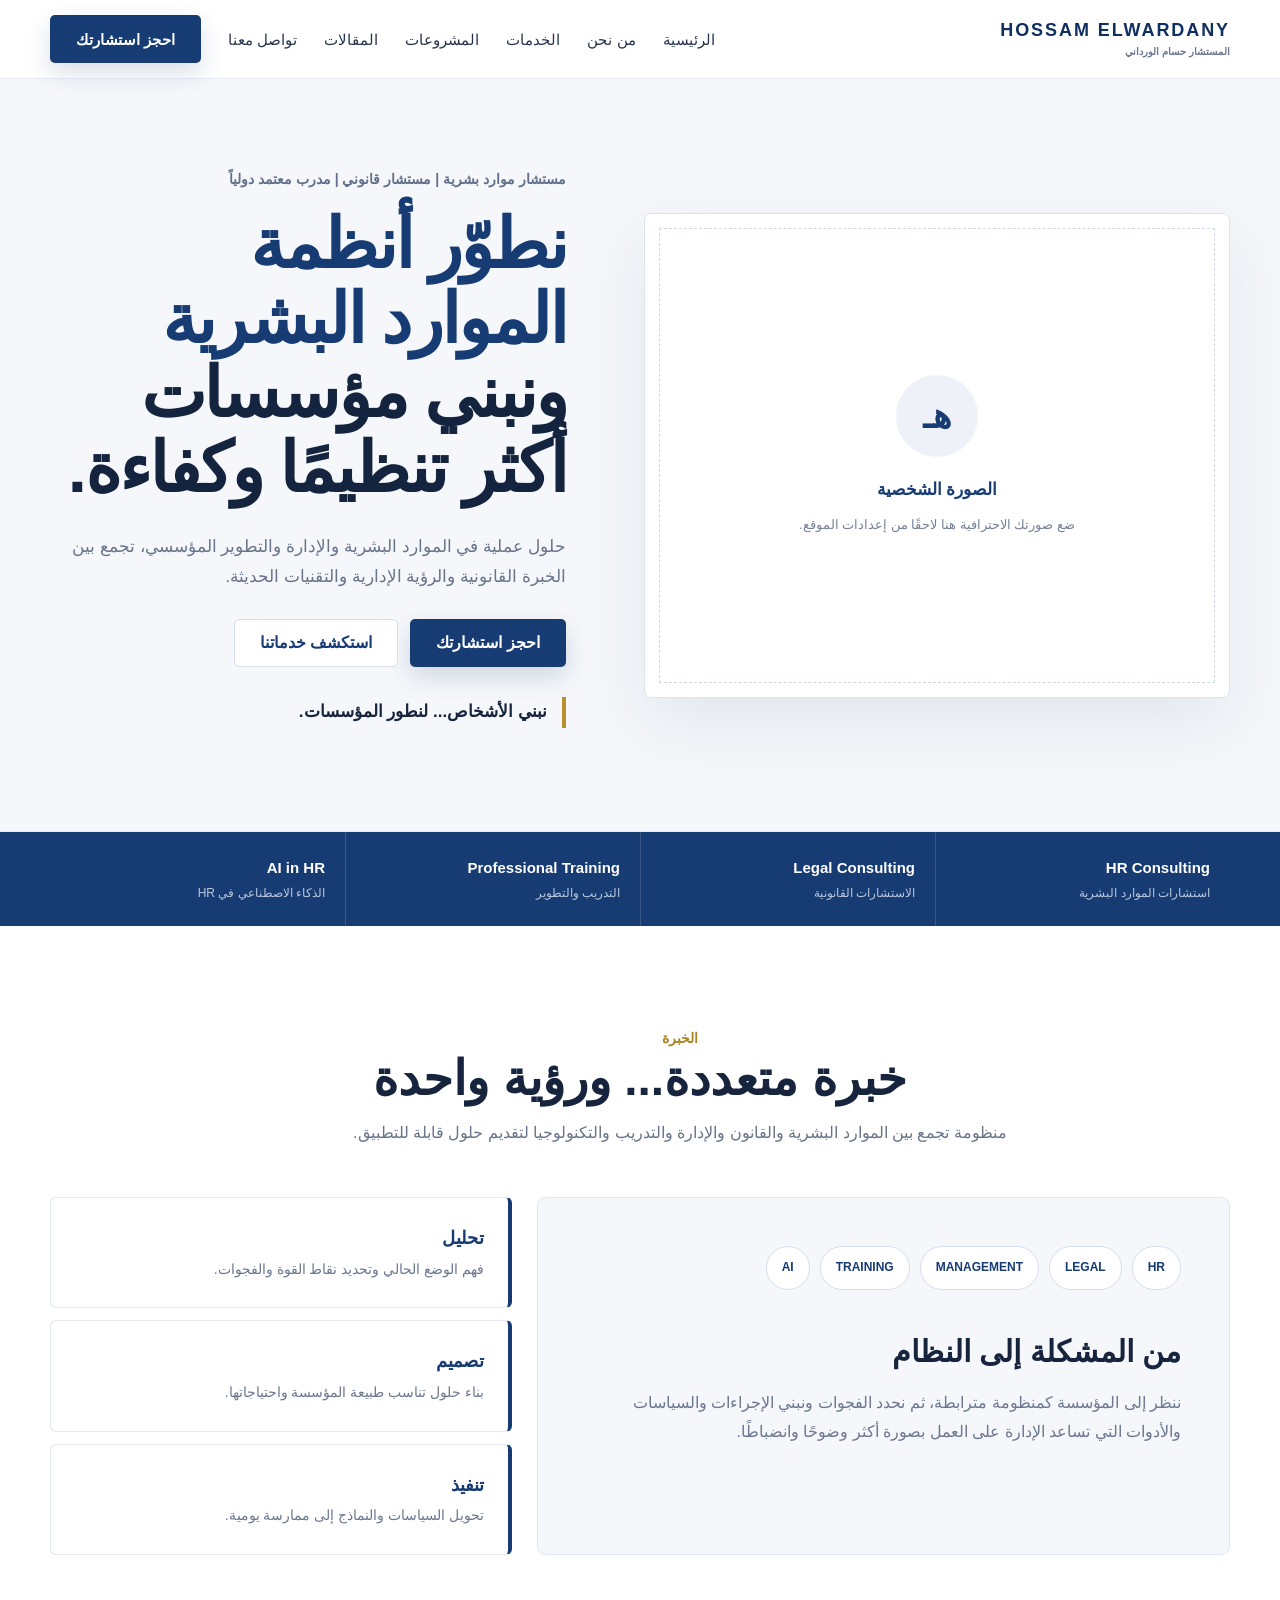
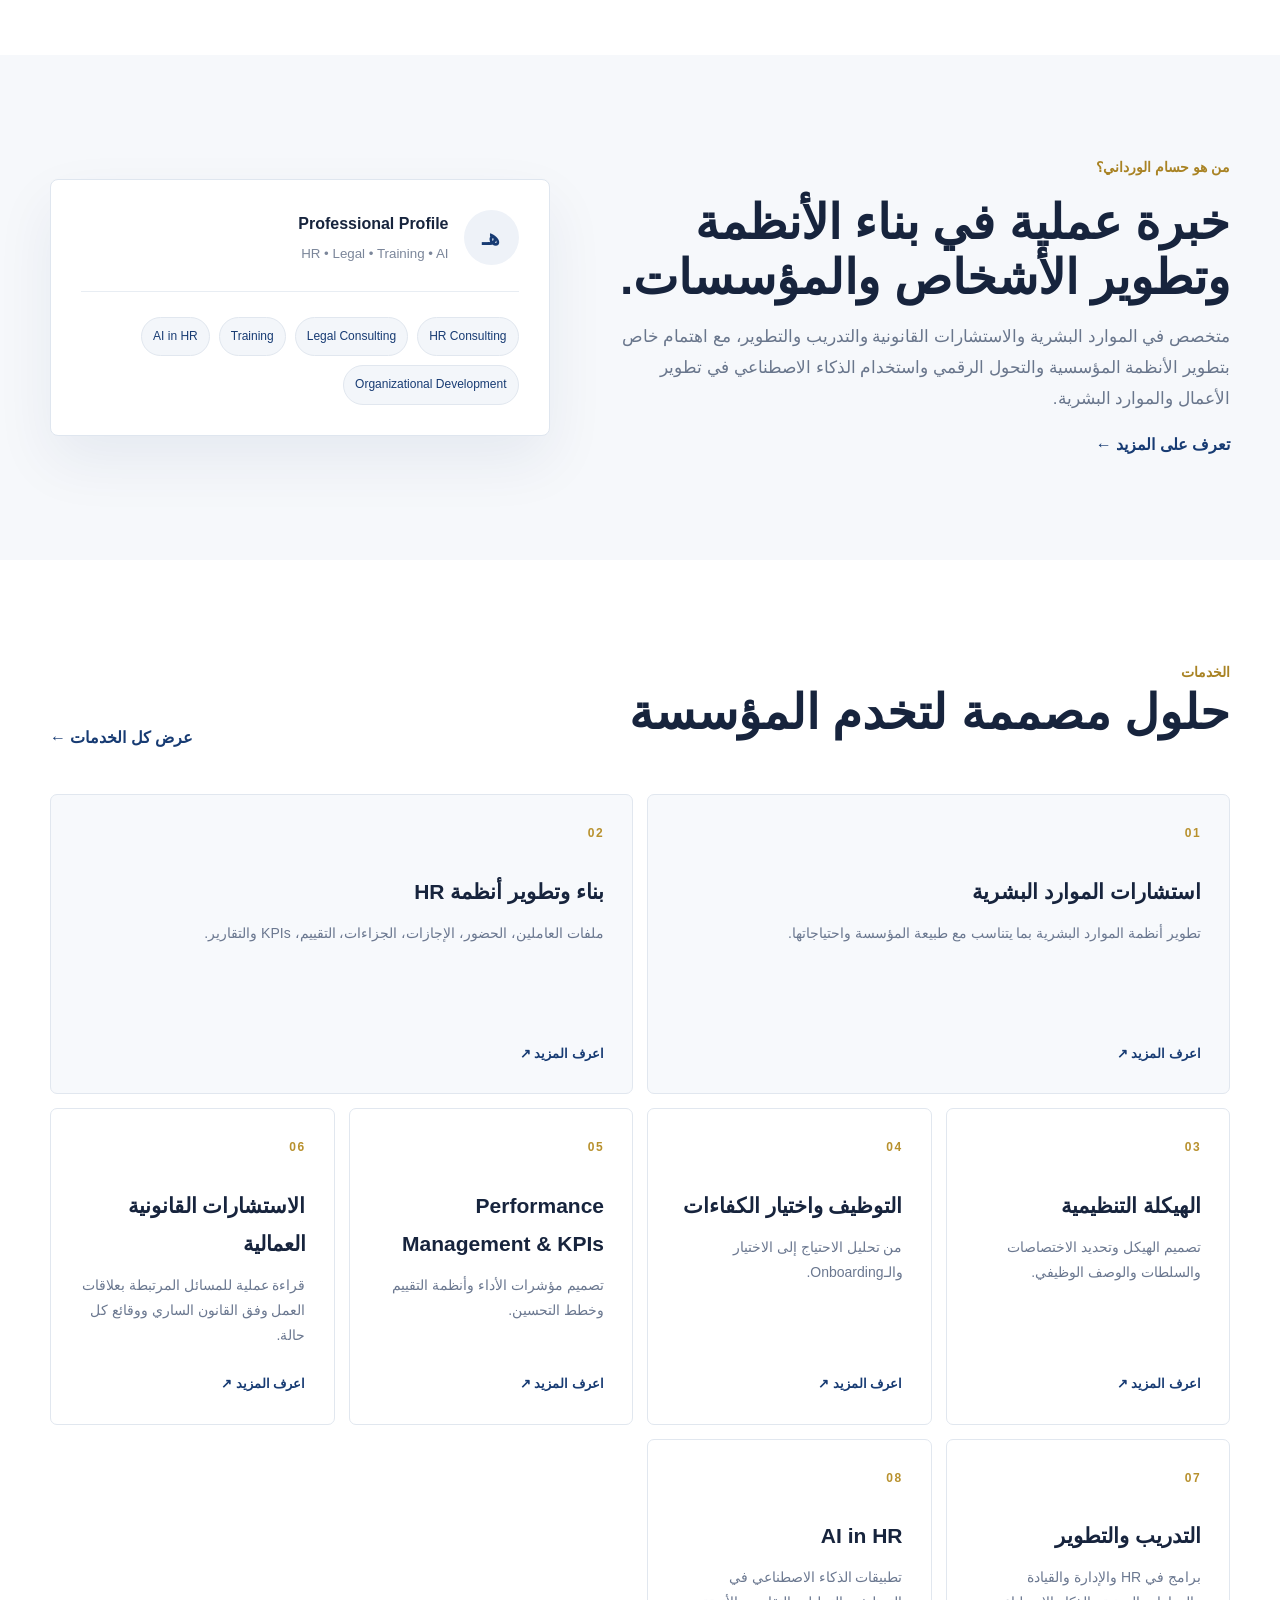
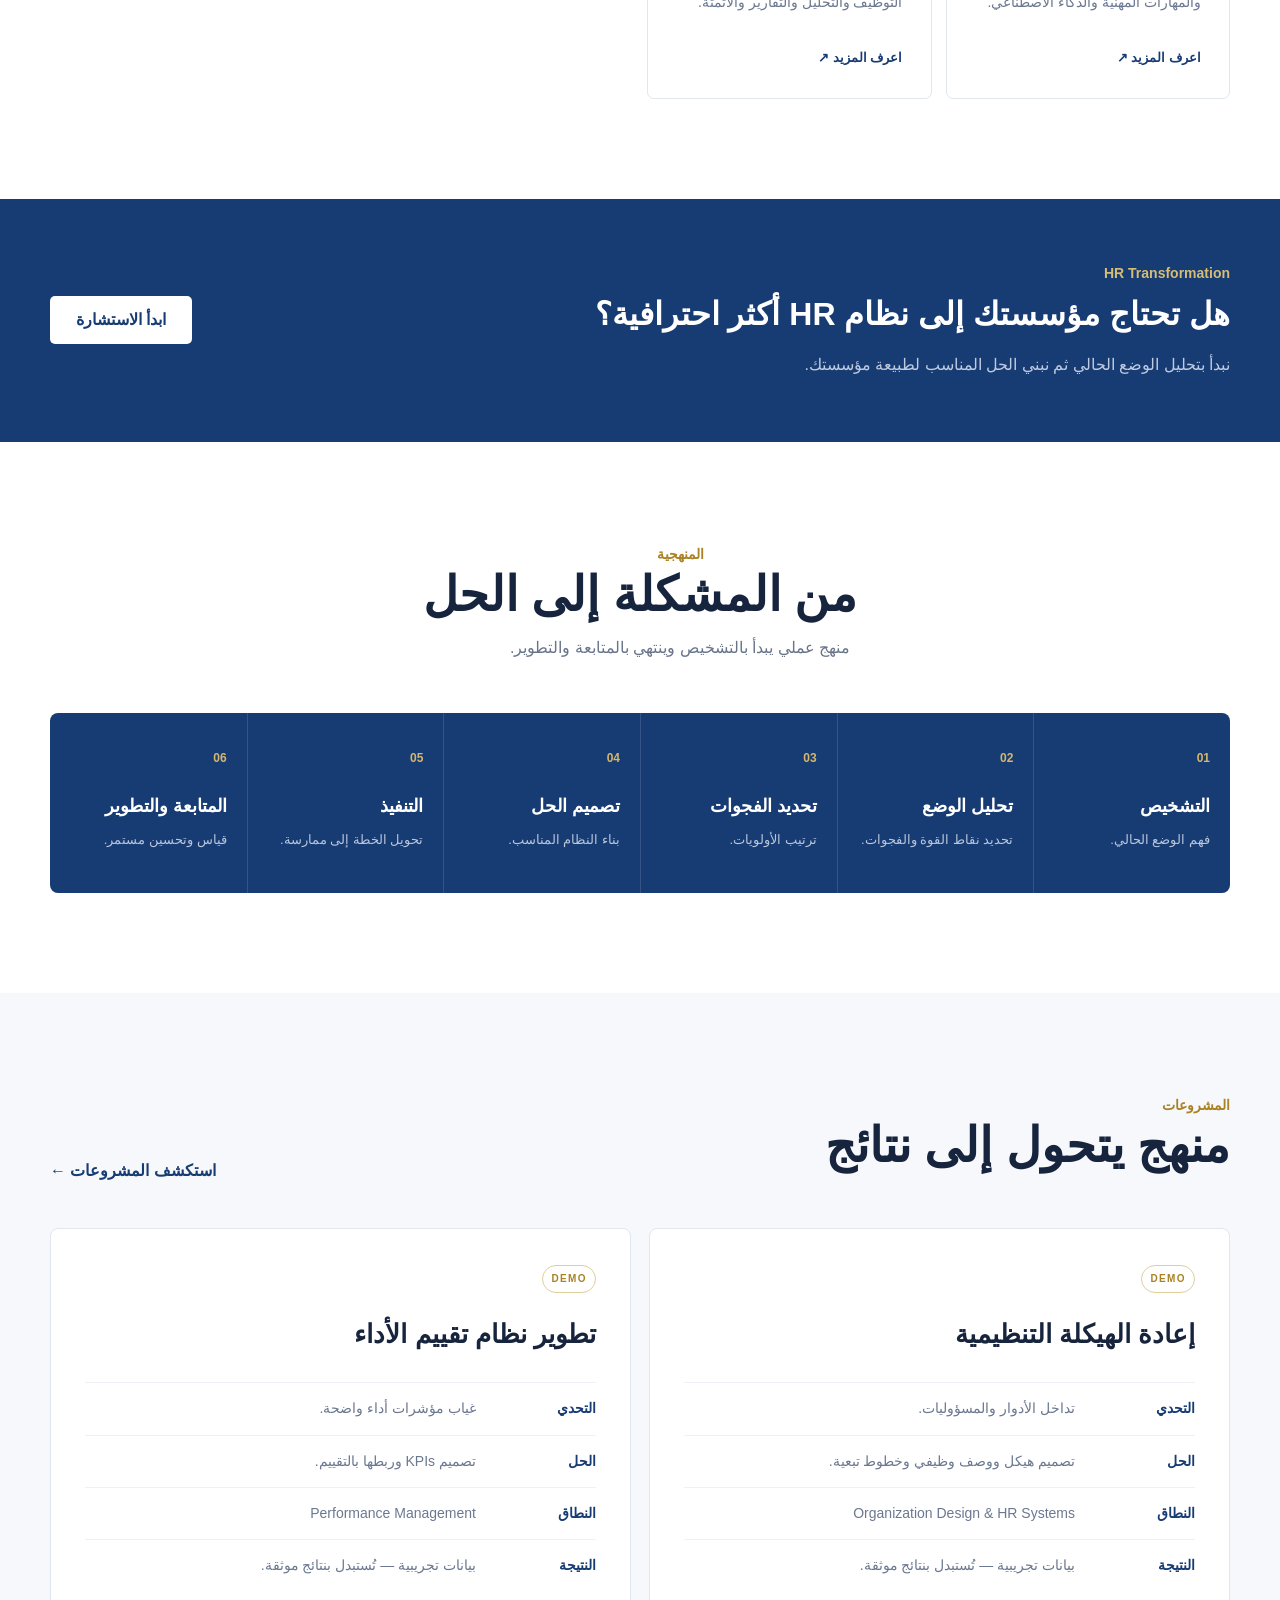
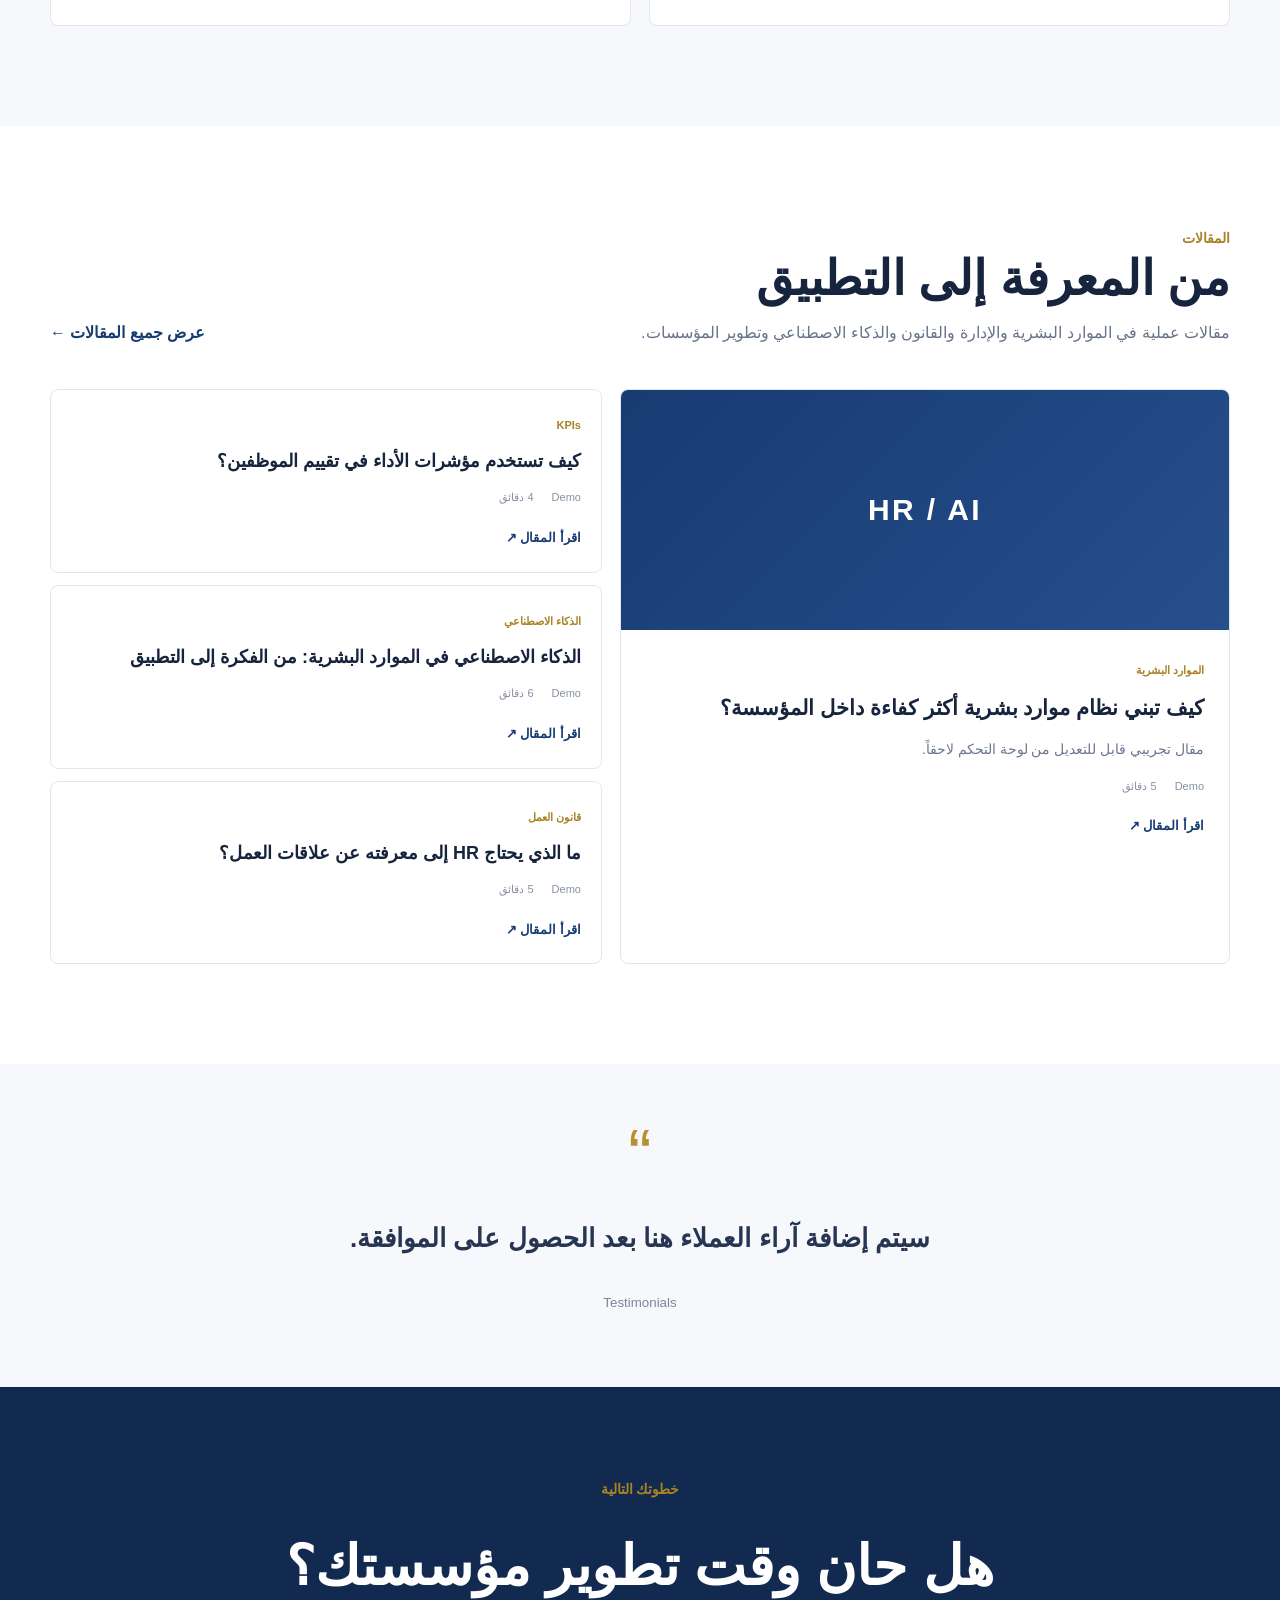
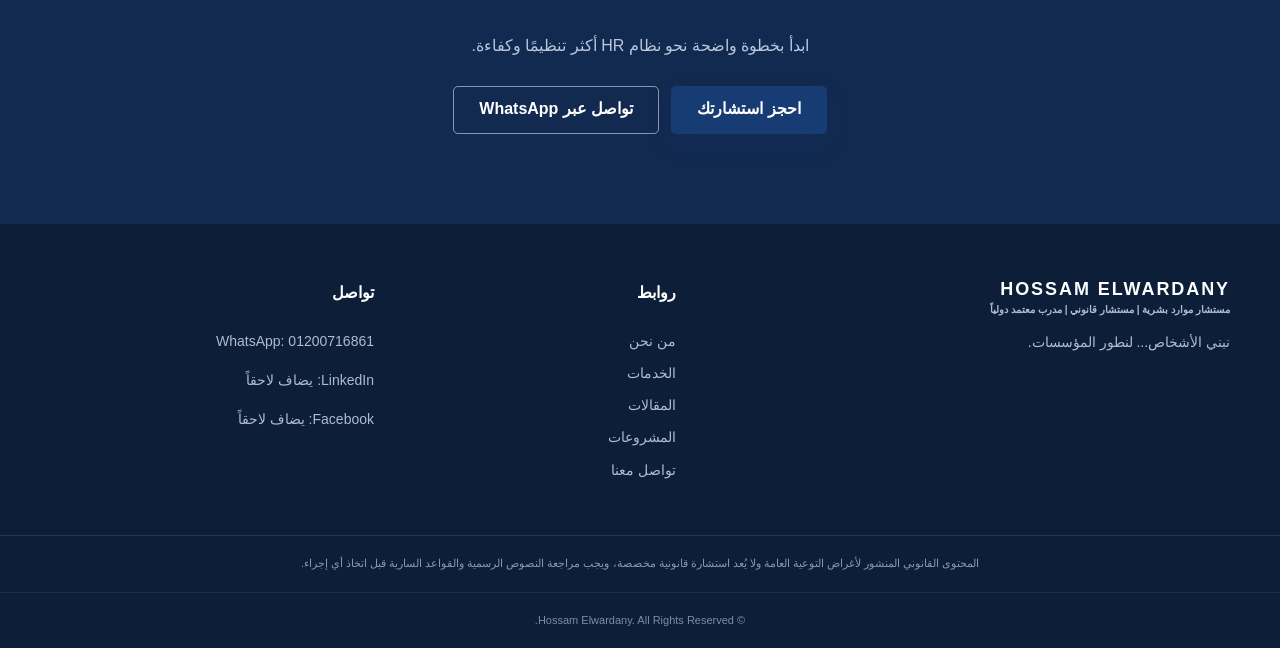
<file: index.html>
<!doctype html>
<html lang="ar" dir="rtl">
<head>
  <meta charset="utf-8">
  <meta name="viewport" content="width=device-width, initial-scale=1">
  <meta name="description" content="المستشار حسام الورداني — استشارات الموارد البشرية والقانون والتدريب والذكاء الاصطناعي في HR.">
  <meta name="theme-color" content="#173b73">
  <title>المستشار حسام الورداني | HR Consultant | Legal Consultant</title>
  <link rel="stylesheet" href="assets/style.css">
</head>
<body data-page="home">
<header class="site-header">
  <div class="container nav-wrap">
    <a class="brand" href="index.html"><span>HOSSAM ELWARDANY</span><small>المستشار حسام الورداني</small></a>
    <button class="menu-toggle" aria-label="فتح القائمة">☰</button>
    <nav class="nav">
      <a class="active" href="index.html">الرئيسية</a>
      <a href="about.html">من نحن</a>
      <a href="services.html">الخدمات</a>
      <a href="projects.html">المشروعات</a>
      <a href="articles.html">المقالات</a>
      <a href="contact.html">تواصل معنا</a>
      <a class="btn btn-primary nav-cta" href="contact.html">احجز استشارتك</a>
    </nav>
  </div>
</header>

<main>
<section class="hero">
  <div class="container hero-grid">
    <div class="hero-copy reveal">
      <p class="eyebrow">مستشار موارد بشرية | مستشار قانوني | مدرب معتمد دولياً</p>
      <h1>نطوّر أنظمة الموارد البشرية<br><span>ونبني مؤسسات أكثر تنظيمًا وكفاءة.</span></h1>
      <p class="hero-lead">حلول عملية في الموارد البشرية والإدارة والتطوير المؤسسي، تجمع بين الخبرة القانونية والرؤية الإدارية والتقنيات الحديثة.</p>
      <div class="hero-actions">
        <a class="btn btn-primary" href="contact.html">احجز استشارتك</a>
        <a class="btn btn-ghost" href="services.html">استكشف خدماتنا</a>
      </div>
      <p class="tagline">نبني الأشخاص... لنطور المؤسسات.</p>
    </div>
    <div class="profile-frame reveal">
      <div class="profile-placeholder">
        <div class="avatar">هـ</div>
        <strong>الصورة الشخصية</strong>
        <span>ضع صورتك الاحترافية هنا لاحقًا من إعدادات الموقع.</span>
      </div>
    </div>
  </div>
</section>

<section class="trust-strip">
  <div class="container trust-grid">
    <div><b>HR Consulting</b><span>استشارات الموارد البشرية</span></div>
    <div><b>Legal Consulting</b><span>الاستشارات القانونية</span></div>
    <div><b>Professional Training</b><span>التدريب والتطوير</span></div>
    <div><b>AI in HR</b><span>الذكاء الاصطناعي في HR</span></div>
  </div>
</section>

<section class="section">
  <div class="container">
    <div class="section-head center">
      <p class="eyebrow gold">الخبرة</p>
      <h2>خبرة متعددة... ورؤية واحدة</h2>
      <p>منظومة تجمع بين الموارد البشرية والقانون والإدارة والتدريب والتكنولوجيا لتقديم حلول قابلة للتطبيق.</p>
    </div>
    <div class="expertise">
      <div class="expertise-main">
        <div class="expertise-wheel">
          <span>HR</span><span>LEGAL</span><span>MANAGEMENT</span><span>TRAINING</span><span>AI</span>
        </div>
        <h3>من المشكلة إلى النظام</h3>
        <p>ننظر إلى المؤسسة كمنظومة مترابطة، ثم نحدد الفجوات ونبني الإجراءات والسياسات والأدوات التي تساعد الإدارة على العمل بصورة أكثر وضوحًا وانضباطًا.</p>
      </div>
      <div class="expertise-side">
        <div><b>تحليل</b><span>فهم الوضع الحالي وتحديد نقاط القوة والفجوات.</span></div>
        <div><b>تصميم</b><span>بناء حلول تناسب طبيعة المؤسسة واحتياجاتها.</span></div>
        <div><b>تنفيذ</b><span>تحويل السياسات والنماذج إلى ممارسة يومية.</span></div>
      </div>
    </div>
  </div>
</section>

<section class="section section-soft">
  <div class="container about-grid">
    <div class="about-copy">
      <p class="eyebrow gold">من هو حسام الورداني؟</p>
      <h2>خبرة عملية في بناء الأنظمة وتطوير الأشخاص والمؤسسات.</h2>
      <p>متخصص في الموارد البشرية والاستشارات القانونية والتدريب والتطوير، مع اهتمام خاص بتطوير الأنظمة المؤسسية والتحول الرقمي واستخدام الذكاء الاصطناعي في تطوير الأعمال والموارد البشرية.</p>
      <a class="text-link" href="about.html">تعرف على المزيد ←</a>
    </div>
    <div class="profile-card">
      <div class="profile-card-top"><div class="mini-avatar">هـ</div><div><b>Professional Profile</b><small>HR • Legal • Training • AI</small></div></div>
      <div class="skill-list">
        <span>HR Consulting</span><span>Legal Consulting</span><span>Training</span><span>AI in HR</span><span>Organizational Development</span>
      </div>
    </div>
  </div>
</section>

<section class="section" id="services">
  <div class="container">
    <div class="section-head">
      <div><p class="eyebrow gold">الخدمات</p><h2>حلول مصممة لتخدم المؤسسة</h2></div>
      <a class="text-link" href="services.html">عرض كل الخدمات ←</a>
    </div>
    <div class="service-grid">
      <a class="service-card featured" href="services.html#hr"><span class="service-no">01</span><h3>استشارات الموارد البشرية</h3><p>تطوير أنظمة الموارد البشرية بما يتناسب مع طبيعة المؤسسة واحتياجاتها.</p><span class="learn">اعرف المزيد ↗</span></a>
      <a class="service-card featured" href="services.html#systems"><span class="service-no">02</span><h3>بناء وتطوير أنظمة HR</h3><p>ملفات العاملين، الحضور، الإجازات، الجزاءات، التقييم، KPIs والتقارير.</p><span class="learn">اعرف المزيد ↗</span></a>
      <a class="service-card" href="services.html#structure"><span class="service-no">03</span><h3>الهيكلة التنظيمية</h3><p>تصميم الهيكل وتحديد الاختصاصات والسلطات والوصف الوظيفي.</p><span class="learn">اعرف المزيد ↗</span></a>
      <a class="service-card" href="services.html#recruitment"><span class="service-no">04</span><h3>التوظيف واختيار الكفاءات</h3><p>من تحليل الاحتياج إلى الاختيار والـOnboarding.</p><span class="learn">اعرف المزيد ↗</span></a>
      <a class="service-card" href="services.html#performance"><span class="service-no">05</span><h3>Performance Management & KPIs</h3><p>تصميم مؤشرات الأداء وأنظمة التقييم وخطط التحسين.</p><span class="learn">اعرف المزيد ↗</span></a>
      <a class="service-card" href="services.html#legal"><span class="service-no">06</span><h3>الاستشارات القانونية العمالية</h3><p>قراءة عملية للمسائل المرتبطة بعلاقات العمل وفق القانون الساري ووقائع كل حالة.</p><span class="learn">اعرف المزيد ↗</span></a>
      <a class="service-card" href="services.html#training"><span class="service-no">07</span><h3>التدريب والتطوير</h3><p>برامج في HR والإدارة والقيادة والمهارات المهنية والذكاء الاصطناعي.</p><span class="learn">اعرف المزيد ↗</span></a>
      <a class="service-card" href="services.html#ai"><span class="service-no">08</span><h3>AI in HR</h3><p>تطبيقات الذكاء الاصطناعي في التوظيف والتحليل والتقارير والأتمتة.</p><span class="learn">اعرف المزيد ↗</span></a>
    </div>
  </div>
</section>

<section class="cta-band">
  <div class="container cta-inner"><div><p class="eyebrow">HR Transformation</p><h2>هل تحتاج مؤسستك إلى نظام HR أكثر احترافية؟</h2><p>نبدأ بتحليل الوضع الحالي ثم نبني الحل المناسب لطبيعة مؤسستك.</p></div><a class="btn btn-light" href="contact.html">ابدأ الاستشارة</a></div>
</section>

<section class="section">
  <div class="container">
    <div class="section-head center"><p class="eyebrow gold">المنهجية</p><h2>من المشكلة إلى الحل</h2><p>منهج عملي يبدأ بالتشخيص وينتهي بالمتابعة والتطوير.</p></div>
    <div class="timeline">
      <div><span>01</span><b>التشخيص</b><p>فهم الوضع الحالي.</p></div>
      <div><span>02</span><b>تحليل الوضع</b><p>تحديد نقاط القوة والفجوات.</p></div>
      <div><span>03</span><b>تحديد الفجوات</b><p>ترتيب الأولويات.</p></div>
      <div><span>04</span><b>تصميم الحل</b><p>بناء النظام المناسب.</p></div>
      <div><span>05</span><b>التنفيذ</b><p>تحويل الخطة إلى ممارسة.</p></div>
      <div><span>06</span><b>المتابعة والتطوير</b><p>قياس وتحسين مستمر.</p></div>
    </div>
  </div>
</section>

<section class="section section-soft">
  <div class="container">
    <div class="section-head"><div><p class="eyebrow gold">المشروعات</p><h2>منهج يتحول إلى نتائج</h2></div><a class="text-link" href="projects.html">استكشف المشروعات ←</a></div>
    <div class="case-grid">
      <article class="case-card"><div class="demo">DEMO</div><h3>إعادة الهيكلة التنظيمية</h3><div class="case-row"><b>التحدي</b><span>تداخل الأدوار والمسؤوليات.</span></div><div class="case-row"><b>الحل</b><span>تصميم هيكل ووصف وظيفي وخطوط تبعية.</span></div><div class="case-row"><b>النطاق</b><span>Organization Design & HR Systems</span></div><div class="case-row"><b>النتيجة</b><span>بيانات تجريبية — تُستبدل بنتائج موثقة.</span></div></article>
      <article class="case-card"><div class="demo">DEMO</div><h3>تطوير نظام تقييم الأداء</h3><div class="case-row"><b>التحدي</b><span>غياب مؤشرات أداء واضحة.</span></div><div class="case-row"><b>الحل</b><span>تصميم KPIs وربطها بالتقييم.</span></div><div class="case-row"><b>النطاق</b><span>Performance Management</span></div><div class="case-row"><b>النتيجة</b><span>بيانات تجريبية — تُستبدل بنتائج موثقة.</span></div></article>
    </div>
  </div>
</section>

<section class="section">
  <div class="container">
    <div class="section-head"><div><p class="eyebrow gold">المقالات</p><h2>من المعرفة إلى التطبيق</h2><p>مقالات عملية في الموارد البشرية والإدارة والقانون والذكاء الاصطناعي وتطوير المؤسسات.</p></div><a class="text-link" href="articles.html">عرض جميع المقالات ←</a></div>
    <div class="article-grid">
      <article class="article-card featured-article"><div class="article-image">HR / AI</div><div class="article-body"><span class="category">الموارد البشرية</span><h3>كيف تبني نظام موارد بشرية أكثر كفاءة داخل المؤسسة؟</h3><p>مقال تجريبي قابل للتعديل من لوحة التحكم لاحقاً.</p><div class="article-meta"><span>Demo</span><span>5 دقائق</span></div><a href="article.html">اقرأ المقال ↗</a></div></article>
      <div class="article-stack">
        <article class="article-card"><div class="article-body"><span class="category">KPIs</span><h3>كيف تستخدم مؤشرات الأداء في تقييم الموظفين؟</h3><div class="article-meta"><span>Demo</span><span>4 دقائق</span></div><a href="article.html">اقرأ المقال ↗</a></div></article>
        <article class="article-card"><div class="article-body"><span class="category">الذكاء الاصطناعي</span><h3>الذكاء الاصطناعي في الموارد البشرية: من الفكرة إلى التطبيق</h3><div class="article-meta"><span>Demo</span><span>6 دقائق</span></div><a href="article.html">اقرأ المقال ↗</a></div></article>
        <article class="article-card"><div class="article-body"><span class="category">قانون العمل</span><h3>ما الذي يحتاج HR إلى معرفته عن علاقات العمل؟</h3><div class="article-meta"><span>Demo</span><span>5 دقائق</span></div><a href="article.html">اقرأ المقال ↗</a></div></article>
      </div>
    </div>
  </div>
</section>

<section class="quote-section">
  <div class="container quote-box"><span class="quote-mark">“</span><p>سيتم إضافة آراء العملاء هنا بعد الحصول على الموافقة.</p><small>Testimonials</small></div>
</section>

<section class="final-cta">
  <div class="container final-inner"><p class="eyebrow gold">خطوتك التالية</p><h2>هل حان وقت تطوير مؤسستك؟</h2><p>ابدأ بخطوة واضحة نحو نظام HR أكثر تنظيمًا وكفاءة.</p><div class="hero-actions"><a class="btn btn-primary" href="contact.html">احجز استشارتك</a><a class="btn btn-outline-light" href="https://wa.me/201200716861" target="_blank" rel="noopener">تواصل عبر WhatsApp</a></div></div>
</section>
</main>

<footer class="footer"><div class="container footer-grid"><div><a class="brand footer-brand" href="index.html"><span>HOSSAM ELWARDANY</span><small>مستشار موارد بشرية | مستشار قانوني | مدرب معتمد دولياً</small></a><p>نبني الأشخاص... لنطور المؤسسات.</p></div><div><h4>روابط</h4><a href="about.html">من نحن</a><a href="services.html">الخدمات</a><a href="articles.html">المقالات</a><a href="projects.html">المشروعات</a><a href="contact.html">تواصل معنا</a></div><div><h4>تواصل</h4><p>WhatsApp: 01200716861</p><p>LinkedIn: يضاف لاحقاً</p><p>Facebook: يضاف لاحقاً</p></div></div><div class="legal-note">المحتوى القانوني المنشور لأغراض التوعية العامة ولا يُعد استشارة قانونية مخصصة، ويجب مراجعة النصوص الرسمية والقواعد السارية قبل اتخاذ أي إجراء.</div><div class="copyright">© Hossam Elwardany. All Rights Reserved.</div></footer>
<script src="assets/app.js"></script>
</body>
</html>
</file>
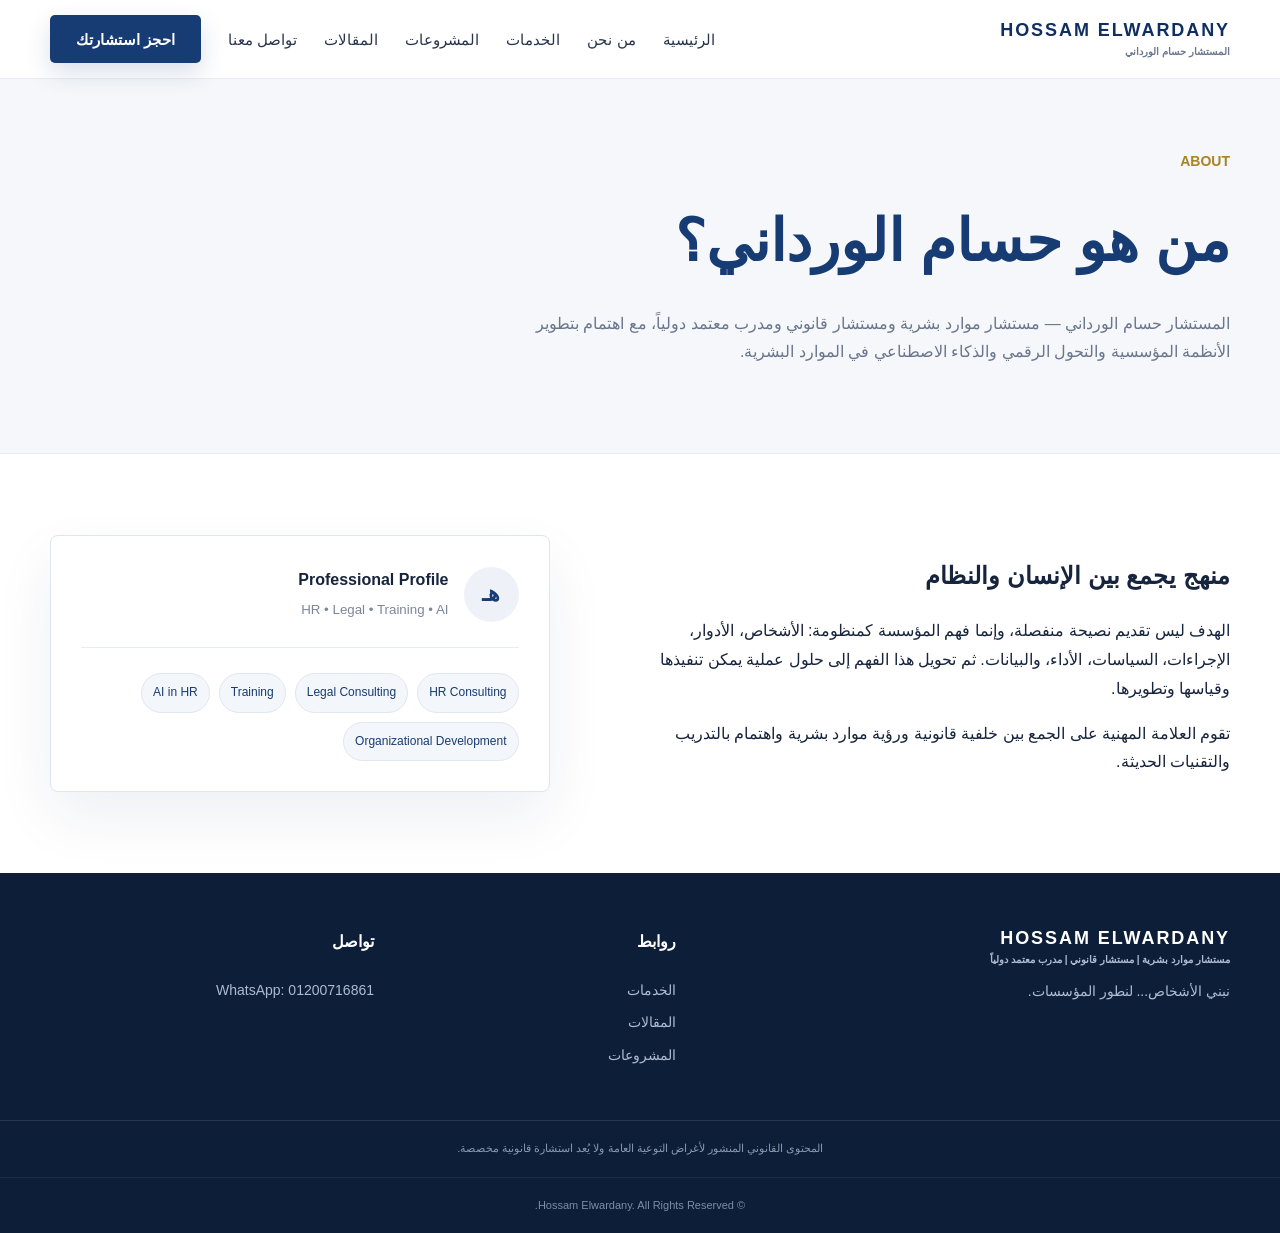
<file: about.html>
<!doctype html><html lang="ar" dir="rtl"><head><meta charset="utf-8"><meta name="viewport" content="width=device-width,initial-scale=1"><meta name="description" content="تعرف على المستشار حسام الورداني."><title>من نحن | حسام الورداني</title><link rel="stylesheet" href="assets/style.css"></head><body><header class="site-header"><div class="container nav-wrap"><a class="brand" href="index.html"><span>HOSSAM ELWARDANY</span><small>المستشار حسام الورداني</small></a><button class="menu-toggle">☰</button><nav class="nav"><a href="index.html">الرئيسية</a><a class="active" href="about.html">من نحن</a><a href="services.html">الخدمات</a><a href="projects.html">المشروعات</a><a href="articles.html">المقالات</a><a href="contact.html">تواصل معنا</a><a class="btn btn-primary" href="contact.html">احجز استشارتك</a></nav></div></header><main><section class="page-hero"><div class="container"><p class="eyebrow gold">ABOUT</p><h1>من هو حسام الورداني؟</h1><p>المستشار حسام الورداني — مستشار موارد بشرية ومستشار قانوني ومدرب معتمد دولياً، مع اهتمام بتطوير الأنظمة المؤسسية والتحول الرقمي والذكاء الاصطناعي في الموارد البشرية.</p></div></section><section class="content"><div class="container about-grid"><div><h2>منهج يجمع بين الإنسان والنظام</h2><p>الهدف ليس تقديم نصيحة منفصلة، وإنما فهم المؤسسة كمنظومة: الأشخاص، الأدوار، الإجراءات، السياسات، الأداء، والبيانات. ثم تحويل هذا الفهم إلى حلول عملية يمكن تنفيذها وقياسها وتطويرها.</p><p>تقوم العلامة المهنية على الجمع بين خلفية قانونية ورؤية موارد بشرية واهتمام بالتدريب والتقنيات الحديثة.</p></div><div class="profile-card"><div class="profile-card-top"><div class="mini-avatar">هـ</div><div><b>Professional Profile</b><small>HR • Legal • Training • AI</small></div></div><div class="skill-list"><span>HR Consulting</span><span>Legal Consulting</span><span>Training</span><span>AI in HR</span><span>Organizational Development</span></div></div></div></section></main><footer class="footer"><div class="container footer-grid"><div><a class="brand footer-brand" href="index.html"><span>HOSSAM ELWARDANY</span><small>مستشار موارد بشرية | مستشار قانوني | مدرب معتمد دولياً</small></a><p>نبني الأشخاص... لنطور المؤسسات.</p></div><div><h4>روابط</h4><a href="services.html">الخدمات</a><a href="articles.html">المقالات</a><a href="projects.html">المشروعات</a></div><div><h4>تواصل</h4><p>WhatsApp: 01200716861</p></div></div><div class="legal-note">المحتوى القانوني المنشور لأغراض التوعية العامة ولا يُعد استشارة قانونية مخصصة.</div><div class="copyright">© Hossam Elwardany. All Rights Reserved.</div></footer><script src="assets/app.js"></script></body></html>
</file>
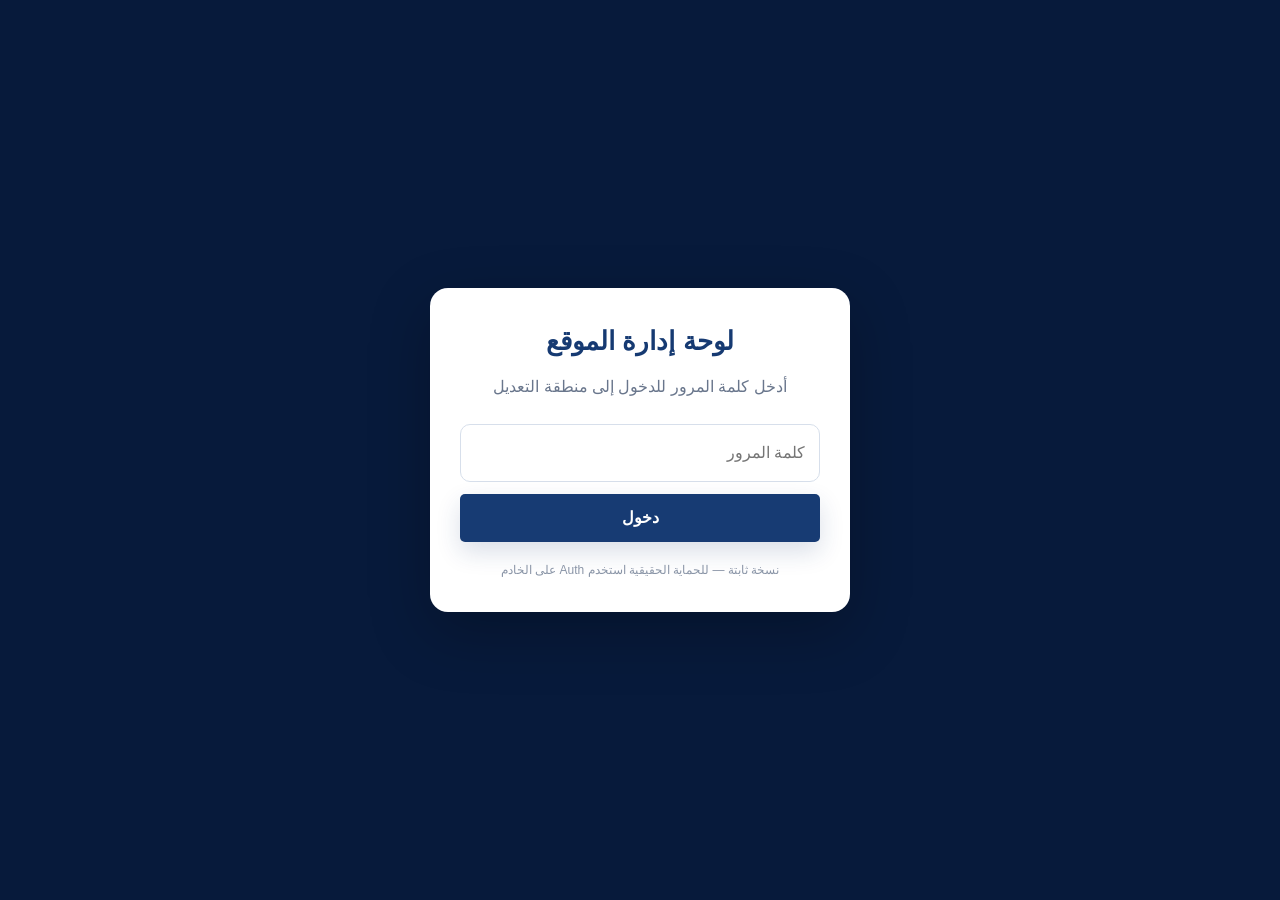
<file: admin.html>
<!doctype html><html lang="ar" dir="rtl"><head><meta charset="utf-8"><meta name="viewport" content="width=device-width,initial-scale=1"><title>لوحة إدارة الموقع | Hossam Elwardany</title><link rel="stylesheet" href="assets/style.css"></head><body class="admin-shell"><div id="loginGate" style="position:fixed;inset:0;background:#071a3b;z-index:9999;display:flex;align-items:center;justify-content:center;padding:20px"><div style="width:min(420px,100%);background:#fff;border-radius:18px;padding:30px;box-shadow:0 20px 60px rgba(0,0,0,.25);text-align:center"><div style="font-size:26px;font-weight:800;color:#163a72;margin-bottom:8px">لوحة إدارة الموقع</div><div style="color:#69768c;margin-bottom:22px">أدخل كلمة المرور للدخول إلى منطقة التعديل</div><input id="adminPassword" type="password" autocomplete="current-password" placeholder="كلمة المرور" style="width:100%;padding:14px;border:1px solid #d7dfeb;border-radius:10px;font-size:16px;box-sizing:border-box"><button id="loginBtn" class="btn btn-primary" style="width:100%;margin-top:12px">دخول</button><div id="loginError" style="color:#b42318;margin-top:12px;display:none">كلمة المرور غير صحيحة</div><div style="font-size:12px;color:#8a95a7;margin-top:18px">نسخة ثابتة — للحماية الحقيقية استخدم Auth على الخادم</div></div></div><div id="adminApp" style="display:none"><div class="admin-nav"><div class="container"><div><b>HOSSAM ELWARDANY</b><div style="font-size:12px;color:#b9c7dd">لوحة إدارة المحتوى — نسخة محلية تجريبية</div></div><a class="btn btn-light" href="index.html">عرض الموقع</a></div></div><main class="admin-main"><div class="container"><div class="admin-grid"><div class="stat"><b id="statArticles">3</b><span>المقالات</span></div><div class="stat"><b>8</b><span>الخدمات</span></div><div class="stat"><b>2</b><span>المشروعات</span></div><div class="stat"><b id="statMessages">0</b><span>الرسائل الجديدة</span></div></div><div class="admin-panel"><h2>إضافة مقال تجريبي</h2><form id="adminForm" class="form-grid"><div class="field"><label>عنوان المقال</label><input id="aTitle" required></div><div class="field"><label>التصنيف</label><select id="aCat"><option>الموارد البشرية</option><option>الإدارة</option><option>KPIs</option><option>الذكاء الاصطناعي</option><option>قانون العمل</option></select></div><div class="field full"><label>ملخص</label><textarea id="aExcerpt" required></textarea></div><div class="field full"><label>المحتوى</label><textarea id="aContent" required></textarea></div><div class="field"><label>الحالة</label><select id="aStatus"><option value="draft">Draft</option><option value="published">Published</option></select></div><div class="field"><label>Featured</label><select id="aFeatured"><option value="no">لا</option><option value="yes">نعم</option></select></div><div class="field full"><button class="btn btn-primary">حفظ المقال</button></div></form></div><div class="admin-panel"><h2>المقالات المحلية</h2><div class="table-wrap"><table class="admin-table"><thead><tr><th>العنوان</th><th>التصنيف</th><th>الحالة</th><th>الإجراء</th></tr></thead><tbody id="articleRows"></tbody></table></div></div><div class="admin-panel"><h2>ملاحظة قبل الإنتاج</h2><p style="color:#69768c">هذه لوحة CMS محلية تعمل بـ localStorage كمرحلة أولى. قبل الإطلاق يتم استبدال التخزين المحلي بـ Supabase PostgreSQL + Auth + Storage + RLS، مع الحفاظ على نفس واجهة الإدارة.</p></div></div></main><div id="toast" class="toast"></div></div><script>
const ADMIN_PASSWORD="1321994";
const SESSION_KEY="hossam_admin_session";
const gate=document.getElementById("loginGate");
const app=document.getElementById("adminApp");
function showAdmin(){gate.style.display="none";app.style.display="block"}
function login(){if(document.getElementById("adminPassword").value===ADMIN_PASSWORD){sessionStorage.setItem(SESSION_KEY,"1");showAdmin()}else{document.getElementById("loginError").style.display="block"}}
document.getElementById("loginBtn").addEventListener("click",login);
document.getElementById("adminPassword").addEventListener("keydown",e=>{if(e.key==="Enter")login()});
if(sessionStorage.getItem(SESSION_KEY)==="1")showAdmin();
const key="hossam_articles_v1";
const seed=[{title:"كيف تبني نظام موارد بشرية أكثر كفاءة داخل المؤسسة؟",cat:"الموارد البشرية",status:"published",excerpt:"مقال تجريبي قابل للتعديل.",content:"محتوى تجريبي للمقال."},{title:"كيف تستخدم مؤشرات الأداء في تقييم الموظفين؟",cat:"KPIs",status:"draft",excerpt:"مقال تجريبي.",content:"محتوى تجريبي."},{title:"الذكاء الاصطناعي في الموارد البشرية: من الفكرة إلى التطبيق",cat:"الذكاء الاصطناعي",status:"published",excerpt:"مقال تجريبي.",content:"محتوى تجريبي."}];
let articles=JSON.parse(localStorage.getItem(key)||"null")||seed;
function save(){localStorage.setItem(key,JSON.stringify(articles));render()}
function render(){document.querySelector("#statArticles").textContent=articles.length;document.querySelector("#articleRows").innerHTML=articles.map((a,i)=>`<tr><td>${esc(a.title)}</td><td>${esc(a.cat)}</td><td>${a.status}</td><td><div class="admin-actions"><button class="small-btn" onclick="toggleStatus(${i})">${a.status==="published"?"إخفاء":"نشر"}</button><button class="small-btn" onclick="removeA(${i})">حذف</button></div></td></tr>`).join("")}
function esc(s){return String(s).replace(/[&<>"']/g,m=>({"&":"&amp;","<":"&lt;",">":"&gt;","\"":"&quot;","'":"&#039;"}[m]))}
function toggleStatus(i){articles[i].status=articles[i].status==="published"?"draft":"published";save()}
function removeA(i){if(confirm("حذف المقال؟")){articles.splice(i,1);save()}}
document.querySelector("#adminForm").addEventListener("submit",e=>{e.preventDefault();articles.unshift({title:aTitle.value,cat:aCat.value,status:aStatus.value,excerpt:aExcerpt.value,content:aContent.value,featured:aFeatured.value==="yes"});save();e.target.reset();const t=document.querySelector("#toast");t.textContent="تم حفظ المقال محلياً.";t.classList.add("show");setTimeout(()=>t.classList.remove("show"),2500)});
render();
</script></body></html>
</file>
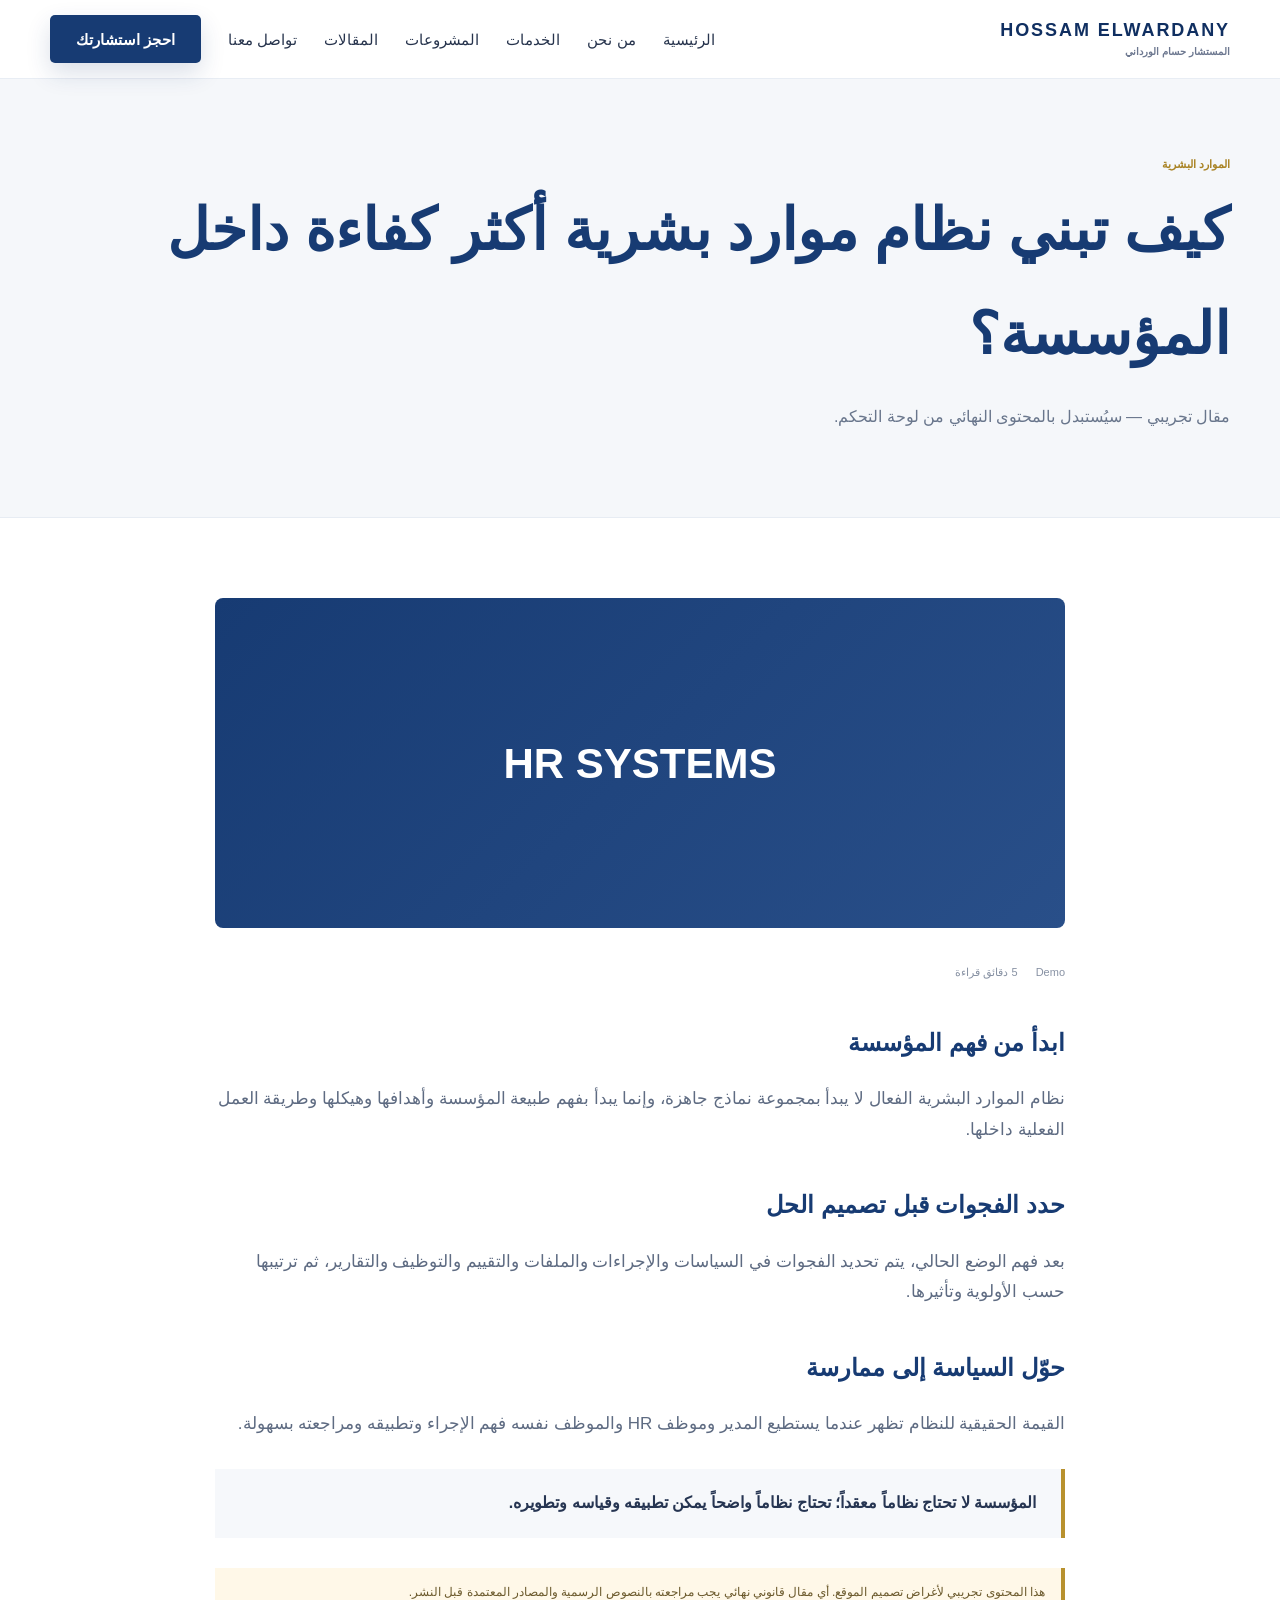
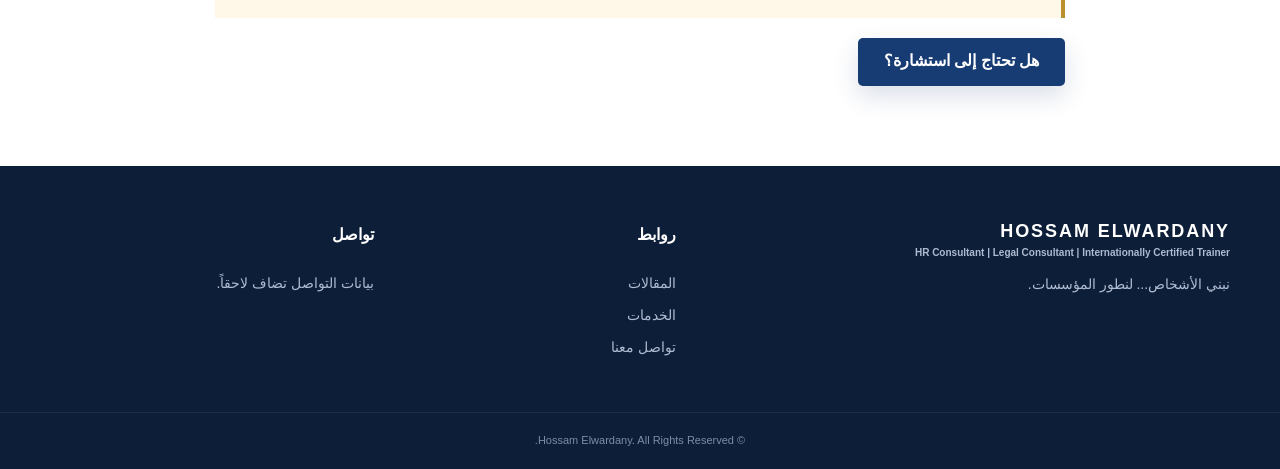
<file: article.html>
<!doctype html><html lang="ar" dir="rtl"><head><meta charset="utf-8"><meta name="viewport" content="width=device-width,initial-scale=1"><meta name="description" content="مقال تجريبي عن بناء نظام موارد بشرية أكثر كفاءة."><title>كيف تبني نظام موارد بشرية أكثر كفاءة؟ | حسام الورداني</title><link rel="stylesheet" href="assets/style.css"></head><body><header class="site-header"><div class="container nav-wrap"><a class="brand" href="index.html"><span>HOSSAM ELWARDANY</span><small>المستشار حسام الورداني</small></a><button class="menu-toggle">☰</button><nav class="nav"><a href="index.html">الرئيسية</a><a href="about.html">من نحن</a><a href="services.html">الخدمات</a><a href="projects.html">المشروعات</a><a class="active" href="articles.html">المقالات</a><a href="contact.html">تواصل معنا</a><a class="btn btn-primary" href="contact.html">احجز استشارتك</a></nav></div></header><main><section class="page-hero"><div class="container"><span class="category">الموارد البشرية</span><h1>كيف تبني نظام موارد بشرية أكثر كفاءة داخل المؤسسة؟</h1><p>مقال تجريبي — سيُستبدل بالمحتوى النهائي من لوحة التحكم.</p></div></section><section class="content"><article class="article-full"><div class="article-cover">HR SYSTEMS</div><div class="article-meta"><span>Demo</span><span>5 دقائق قراءة</span></div><h2>ابدأ من فهم المؤسسة</h2><p>نظام الموارد البشرية الفعال لا يبدأ بمجموعة نماذج جاهزة، وإنما يبدأ بفهم طبيعة المؤسسة وأهدافها وهيكلها وطريقة العمل الفعلية داخلها.</p><h2>حدد الفجوات قبل تصميم الحل</h2><p>بعد فهم الوضع الحالي، يتم تحديد الفجوات في السياسات والإجراءات والملفات والتقييم والتوظيف والتقارير، ثم ترتيبها حسب الأولوية وتأثيرها.</p><h2>حوّل السياسة إلى ممارسة</h2><p>القيمة الحقيقية للنظام تظهر عندما يستطيع المدير وموظف HR والموظف نفسه فهم الإجراء وتطبيقه ومراجعته بسهولة.</p><blockquote>المؤسسة لا تحتاج نظاماً معقداً؛ تحتاج نظاماً واضحاً يمكن تطبيقه وقياسه وتطويره.</blockquote><div class="notice">هذا المحتوى تجريبي لأغراض تصميم الموقع. أي مقال قانوني نهائي يجب مراجعته بالنصوص الرسمية والمصادر المعتمدة قبل النشر.</div><a class="btn btn-primary" href="contact.html">هل تحتاج إلى استشارة؟</a></article></section></main><footer class="footer"><div class="container footer-grid"><div><a class="brand footer-brand" href="index.html"><span>HOSSAM ELWARDANY</span><small>HR Consultant | Legal Consultant | Internationally Certified Trainer</small></a><p>نبني الأشخاص... لنطور المؤسسات.</p></div><div><h4>روابط</h4><a href="articles.html">المقالات</a><a href="services.html">الخدمات</a><a href="contact.html">تواصل معنا</a></div><div><h4>تواصل</h4><p>بيانات التواصل تضاف لاحقاً.</p></div></div><div class="copyright">© Hossam Elwardany. All Rights Reserved.</div></footer><script src="assets/app.js"></script></body></html>
</file>
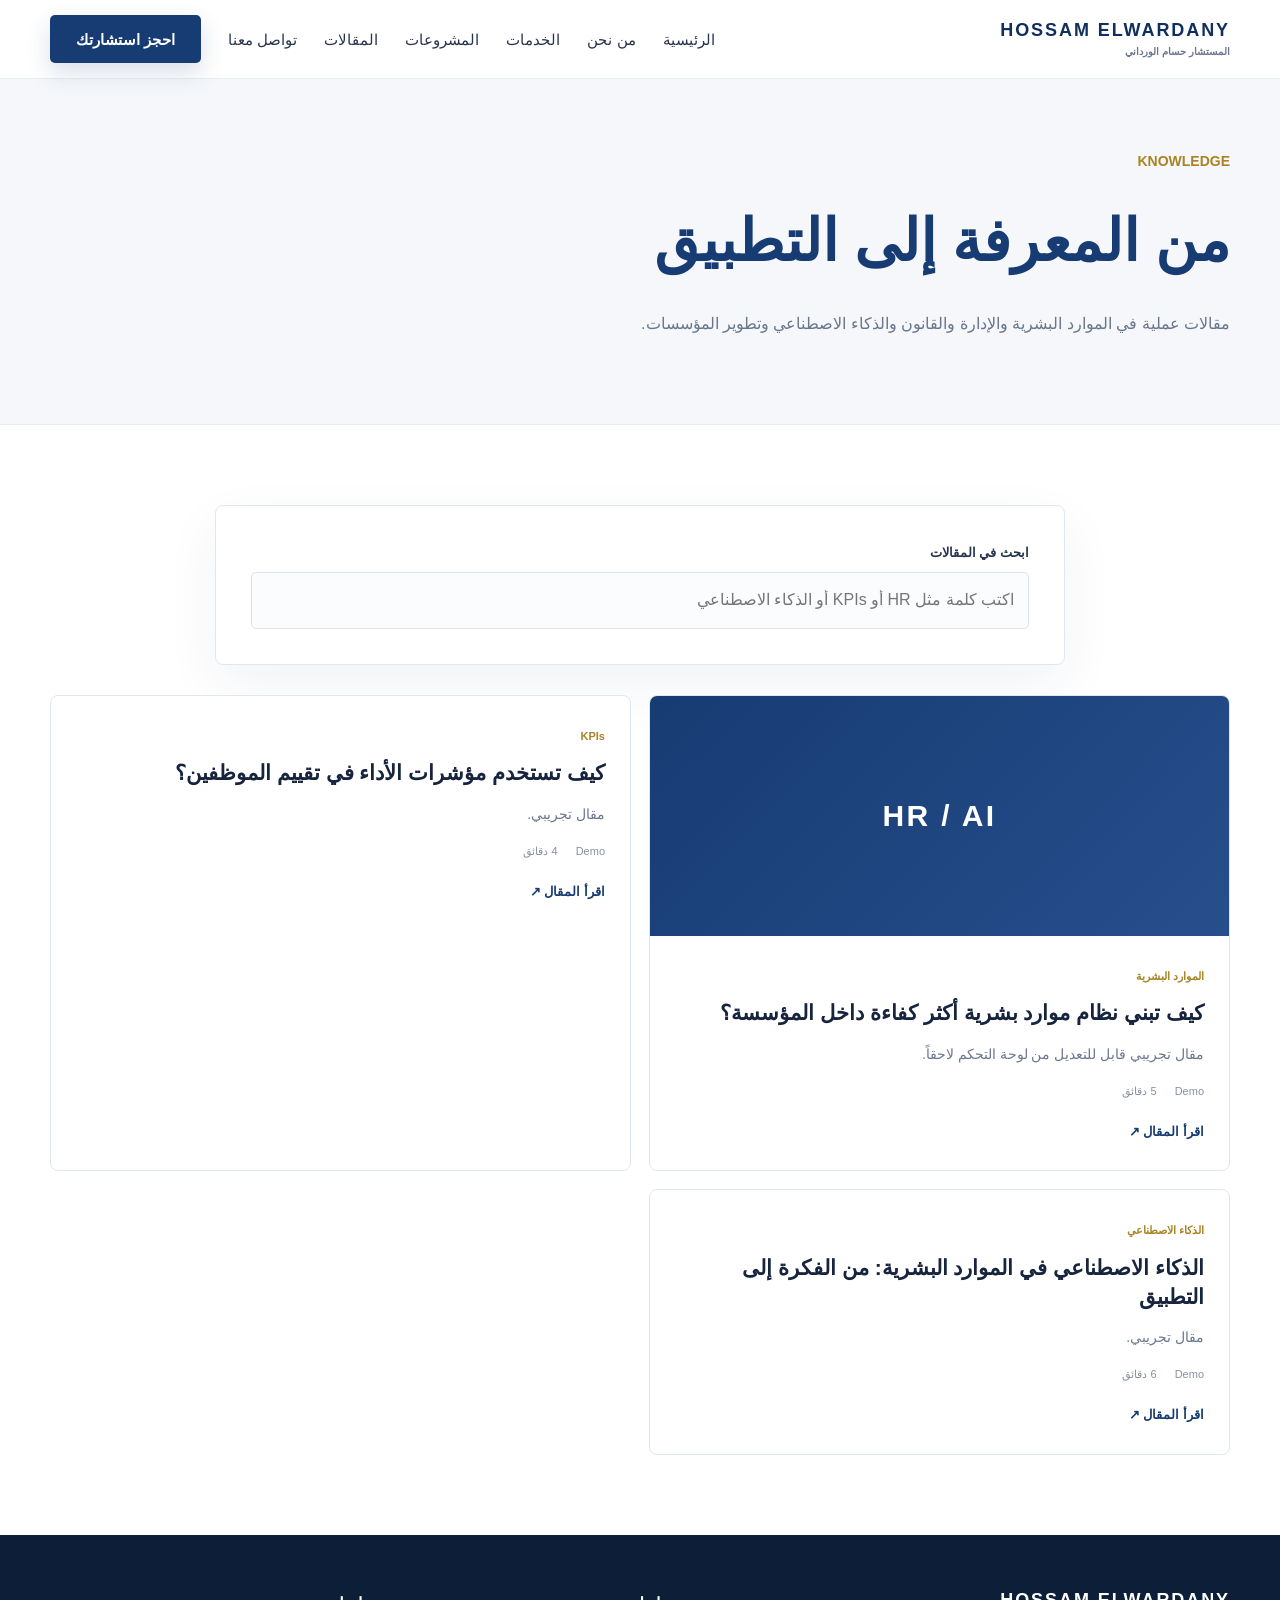
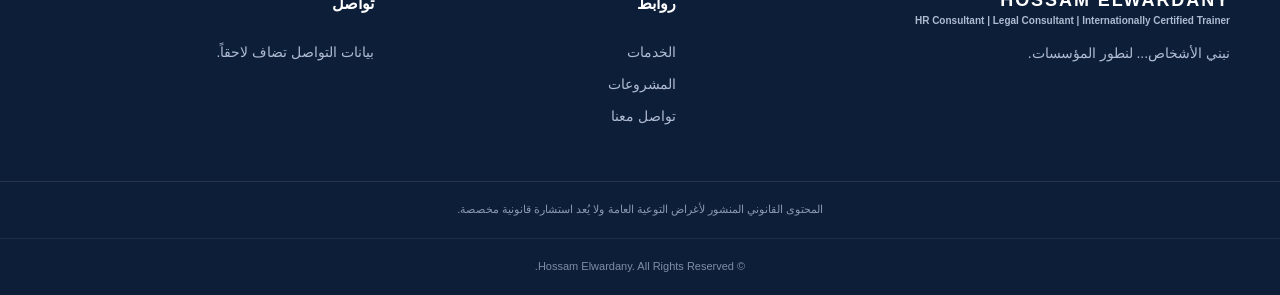
<file: articles.html>
<!doctype html><html lang="ar" dir="rtl"><head><meta charset="utf-8"><meta name="viewport" content="width=device-width,initial-scale=1"><meta name="description" content="مقالات حسام الورداني في الموارد البشرية والإدارة والقانون والذكاء الاصطناعي."><title>المقالات | حسام الورداني</title><link rel="stylesheet" href="assets/style.css"></head><body><header class="site-header"><div class="container nav-wrap"><a class="brand" href="index.html"><span>HOSSAM ELWARDANY</span><small>المستشار حسام الورداني</small></a><button class="menu-toggle">☰</button><nav class="nav"><a href="index.html">الرئيسية</a><a href="about.html">من نحن</a><a href="services.html">الخدمات</a><a href="projects.html">المشروعات</a><a class="active" href="articles.html">المقالات</a><a href="contact.html">تواصل معنا</a><a class="btn btn-primary" href="contact.html">احجز استشارتك</a></nav></div></header><main><section class="page-hero"><div class="container"><p class="eyebrow gold">KNOWLEDGE</p><h1>من المعرفة إلى التطبيق</h1><p>مقالات عملية في الموارد البشرية والإدارة والقانون والذكاء الاصطناعي وتطوير المؤسسات.</p></div></section><section class="content"><div class="container"><div class="form-card" style="margin-bottom:30px"><div class="field"><label>ابحث في المقالات</label><input id="articleSearch" type="search" placeholder="اكتب كلمة مثل HR أو KPIs أو الذكاء الاصطناعي"></div></div><div id="articleList" class="case-grid"><article class="article-card"><div class="article-image">HR / AI</div><div class="article-body"><span class="category">الموارد البشرية</span><h3>كيف تبني نظام موارد بشرية أكثر كفاءة داخل المؤسسة؟</h3><p>مقال تجريبي قابل للتعديل من لوحة التحكم لاحقاً.</p><div class="article-meta"><span>Demo</span><span>5 دقائق</span></div><a href="article.html">اقرأ المقال ↗</a></div></article><article class="article-card"><div class="article-body"><span class="category">KPIs</span><h3>كيف تستخدم مؤشرات الأداء في تقييم الموظفين؟</h3><p>مقال تجريبي.</p><div class="article-meta"><span>Demo</span><span>4 دقائق</span></div><a href="article.html">اقرأ المقال ↗</a></div></article><article class="article-card"><div class="article-body"><span class="category">الذكاء الاصطناعي</span><h3>الذكاء الاصطناعي في الموارد البشرية: من الفكرة إلى التطبيق</h3><p>مقال تجريبي.</p><div class="article-meta"><span>Demo</span><span>6 دقائق</span></div><a href="article.html">اقرأ المقال ↗</a></div></article></div></div></section></main><footer class="footer"><div class="container footer-grid"><div><a class="brand footer-brand" href="index.html"><span>HOSSAM ELWARDANY</span><small>HR Consultant | Legal Consultant | Internationally Certified Trainer</small></a><p>نبني الأشخاص... لنطور المؤسسات.</p></div><div><h4>روابط</h4><a href="services.html">الخدمات</a><a href="projects.html">المشروعات</a><a href="contact.html">تواصل معنا</a></div><div><h4>تواصل</h4><p>بيانات التواصل تضاف لاحقاً.</p></div></div><div class="legal-note">المحتوى القانوني المنشور لأغراض التوعية العامة ولا يُعد استشارة قانونية مخصصة.</div><div class="copyright">© Hossam Elwardany. All Rights Reserved.</div></footer><script src="assets/app.js"></script><script>const s=document.querySelector("#articleSearch"),l=document.querySelector("#articleList");s?.addEventListener("input",()=>{const q=s.value.trim().toLowerCase();[...l.children].forEach(c=>c.style.display=c.innerText.toLowerCase().includes(q)?"":"none")});</script></body></html>
</file>
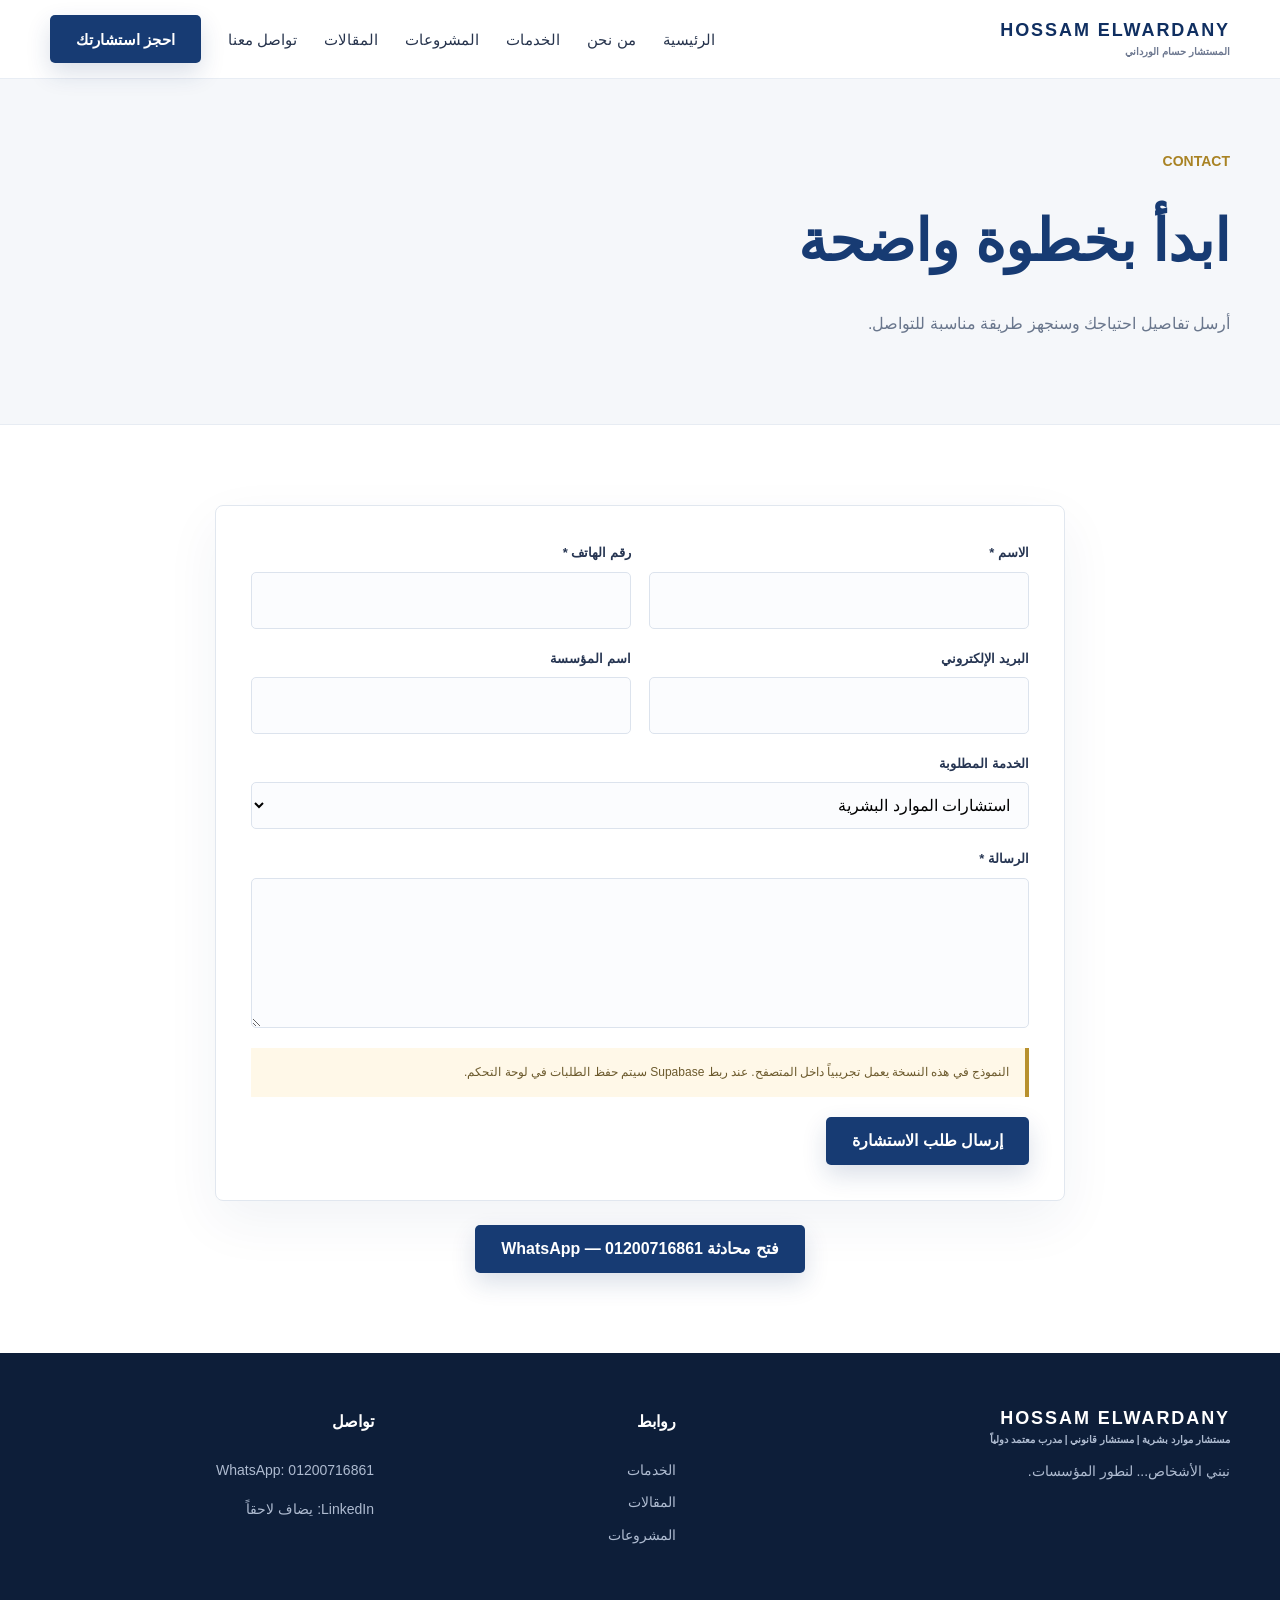
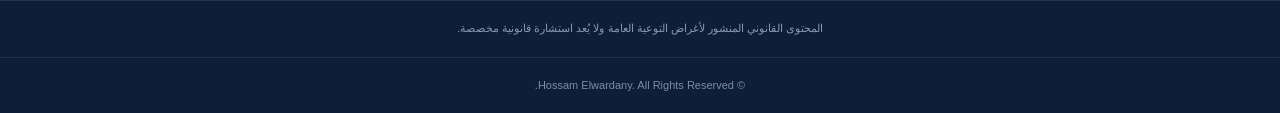
<file: contact.html>
<!doctype html><html lang="ar" dir="rtl"><head><meta charset="utf-8"><meta name="viewport" content="width=device-width,initial-scale=1"><meta name="description" content="تواصل مع المستشار حسام الورداني واحجز استشارة."><title>تواصل معنا | حسام الورداني</title><link rel="stylesheet" href="assets/style.css"></head><body><header class="site-header"><div class="container nav-wrap"><a class="brand" href="index.html"><span>HOSSAM ELWARDANY</span><small>المستشار حسام الورداني</small></a><button class="menu-toggle">☰</button><nav class="nav"><a href="index.html">الرئيسية</a><a href="about.html">من نحن</a><a href="services.html">الخدمات</a><a href="projects.html">المشروعات</a><a href="articles.html">المقالات</a><a class="active" href="contact.html">تواصل معنا</a><a class="btn btn-primary" href="contact.html">احجز استشارتك</a></nav></div></header><main><section class="page-hero"><div class="container"><p class="eyebrow gold">CONTACT</p><h1>ابدأ بخطوة واضحة</h1><p>أرسل تفاصيل احتياجك وسنجهز طريقة مناسبة للتواصل.</p></div></section><section class="content"><div class="container"><form class="form-card" data-demo><div class="form-grid"><div class="field"><label>الاسم *</label><input required name="name"></div><div class="field"><label>رقم الهاتف *</label><input required name="phone" inputmode="tel"></div><div class="field"><label>البريد الإلكتروني</label><input type="email" name="email"></div><div class="field"><label>اسم المؤسسة</label><input name="company"></div><div class="field full"><label>الخدمة المطلوبة</label><select name="service"><option>استشارات الموارد البشرية</option><option>بناء أنظمة HR</option><option>الهيكلة التنظيمية</option><option>التوظيف</option><option>KPIs وتقييم الأداء</option><option>استشارات قانونية عمالية</option><option>التدريب والتطوير</option><option>AI in HR</option></select></div><div class="field full"><label>الرسالة *</label><textarea required name="message"></textarea></div></div><div class="notice">النموذج في هذه النسخة يعمل تجريبياً داخل المتصفح. عند ربط Supabase سيتم حفظ الطلبات في لوحة التحكم.</div><button class="btn btn-primary" type="submit">إرسال طلب الاستشارة</button></form><div id="whatsapp" class="contact-whatsapp"><a class="btn btn-primary" href="https://wa.me/201200716861" target="_blank" rel="noopener">فتح محادثة WhatsApp — 01200716861</a></div></div></section></main><footer class="footer"><div class="container footer-grid"><div><a class="brand footer-brand" href="index.html"><span>HOSSAM ELWARDANY</span><small>مستشار موارد بشرية | مستشار قانوني | مدرب معتمد دولياً</small></a><p>نبني الأشخاص... لنطور المؤسسات.</p></div><div><h4>روابط</h4><a href="services.html">الخدمات</a><a href="articles.html">المقالات</a><a href="projects.html">المشروعات</a></div><div><h4>تواصل</h4><p>WhatsApp: 01200716861</p><p>LinkedIn: يضاف لاحقاً</p></div></div><div class="legal-note">المحتوى القانوني المنشور لأغراض التوعية العامة ولا يُعد استشارة قانونية مخصصة.</div><div class="copyright">© Hossam Elwardany. All Rights Reserved.</div></footer><script src="assets/app.js"></script></body></html>
</file>
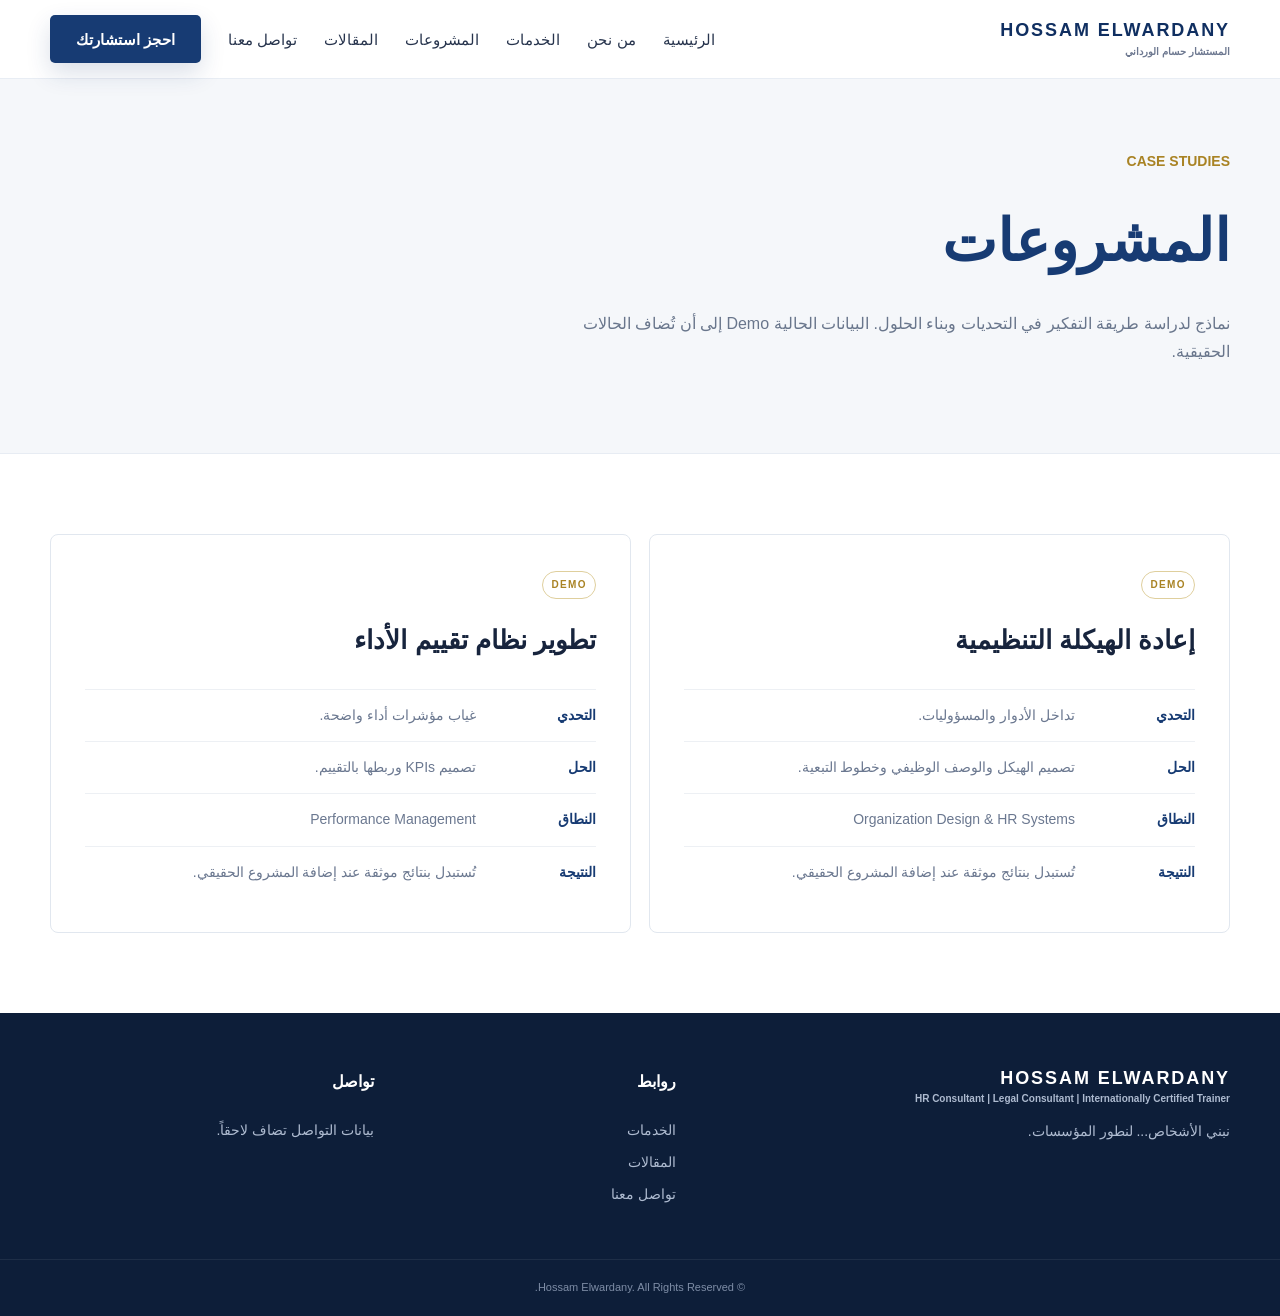
<file: projects.html>
<!doctype html><html lang="ar" dir="rtl"><head><meta charset="utf-8"><meta name="viewport" content="width=device-width,initial-scale=1"><meta name="description" content="مشروعات ودراسات حالة حسام الورداني."><title>المشروعات | حسام الورداني</title><link rel="stylesheet" href="assets/style.css"></head><body><header class="site-header"><div class="container nav-wrap"><a class="brand" href="index.html"><span>HOSSAM ELWARDANY</span><small>المستشار حسام الورداني</small></a><button class="menu-toggle">☰</button><nav class="nav"><a href="index.html">الرئيسية</a><a href="about.html">من نحن</a><a href="services.html">الخدمات</a><a class="active" href="projects.html">المشروعات</a><a href="articles.html">المقالات</a><a href="contact.html">تواصل معنا</a><a class="btn btn-primary" href="contact.html">احجز استشارتك</a></nav></div></header><main><section class="page-hero"><div class="container"><p class="eyebrow gold">CASE STUDIES</p><h1>المشروعات</h1><p>نماذج لدراسة طريقة التفكير في التحديات وبناء الحلول. البيانات الحالية Demo إلى أن تُضاف الحالات الحقيقية.</p></div></section><section class="content"><div class="container case-grid"><article class="case-card"><div class="demo">DEMO</div><h3>إعادة الهيكلة التنظيمية</h3><div class="case-row"><b>التحدي</b><span>تداخل الأدوار والمسؤوليات.</span></div><div class="case-row"><b>الحل</b><span>تصميم الهيكل والوصف الوظيفي وخطوط التبعية.</span></div><div class="case-row"><b>النطاق</b><span>Organization Design & HR Systems</span></div><div class="case-row"><b>النتيجة</b><span>تُستبدل بنتائج موثقة عند إضافة المشروع الحقيقي.</span></div></article><article class="case-card"><div class="demo">DEMO</div><h3>تطوير نظام تقييم الأداء</h3><div class="case-row"><b>التحدي</b><span>غياب مؤشرات أداء واضحة.</span></div><div class="case-row"><b>الحل</b><span>تصميم KPIs وربطها بالتقييم.</span></div><div class="case-row"><b>النطاق</b><span>Performance Management</span></div><div class="case-row"><b>النتيجة</b><span>تُستبدل بنتائج موثقة عند إضافة المشروع الحقيقي.</span></div></article></div></section></main><footer class="footer"><div class="container footer-grid"><div><a class="brand footer-brand" href="index.html"><span>HOSSAM ELWARDANY</span><small>HR Consultant | Legal Consultant | Internationally Certified Trainer</small></a><p>نبني الأشخاص... لنطور المؤسسات.</p></div><div><h4>روابط</h4><a href="services.html">الخدمات</a><a href="articles.html">المقالات</a><a href="contact.html">تواصل معنا</a></div><div><h4>تواصل</h4><p>بيانات التواصل تضاف لاحقاً.</p></div></div><div class="copyright">© Hossam Elwardany. All Rights Reserved.</div></footer><script src="assets/app.js"></script></body></html>
</file>
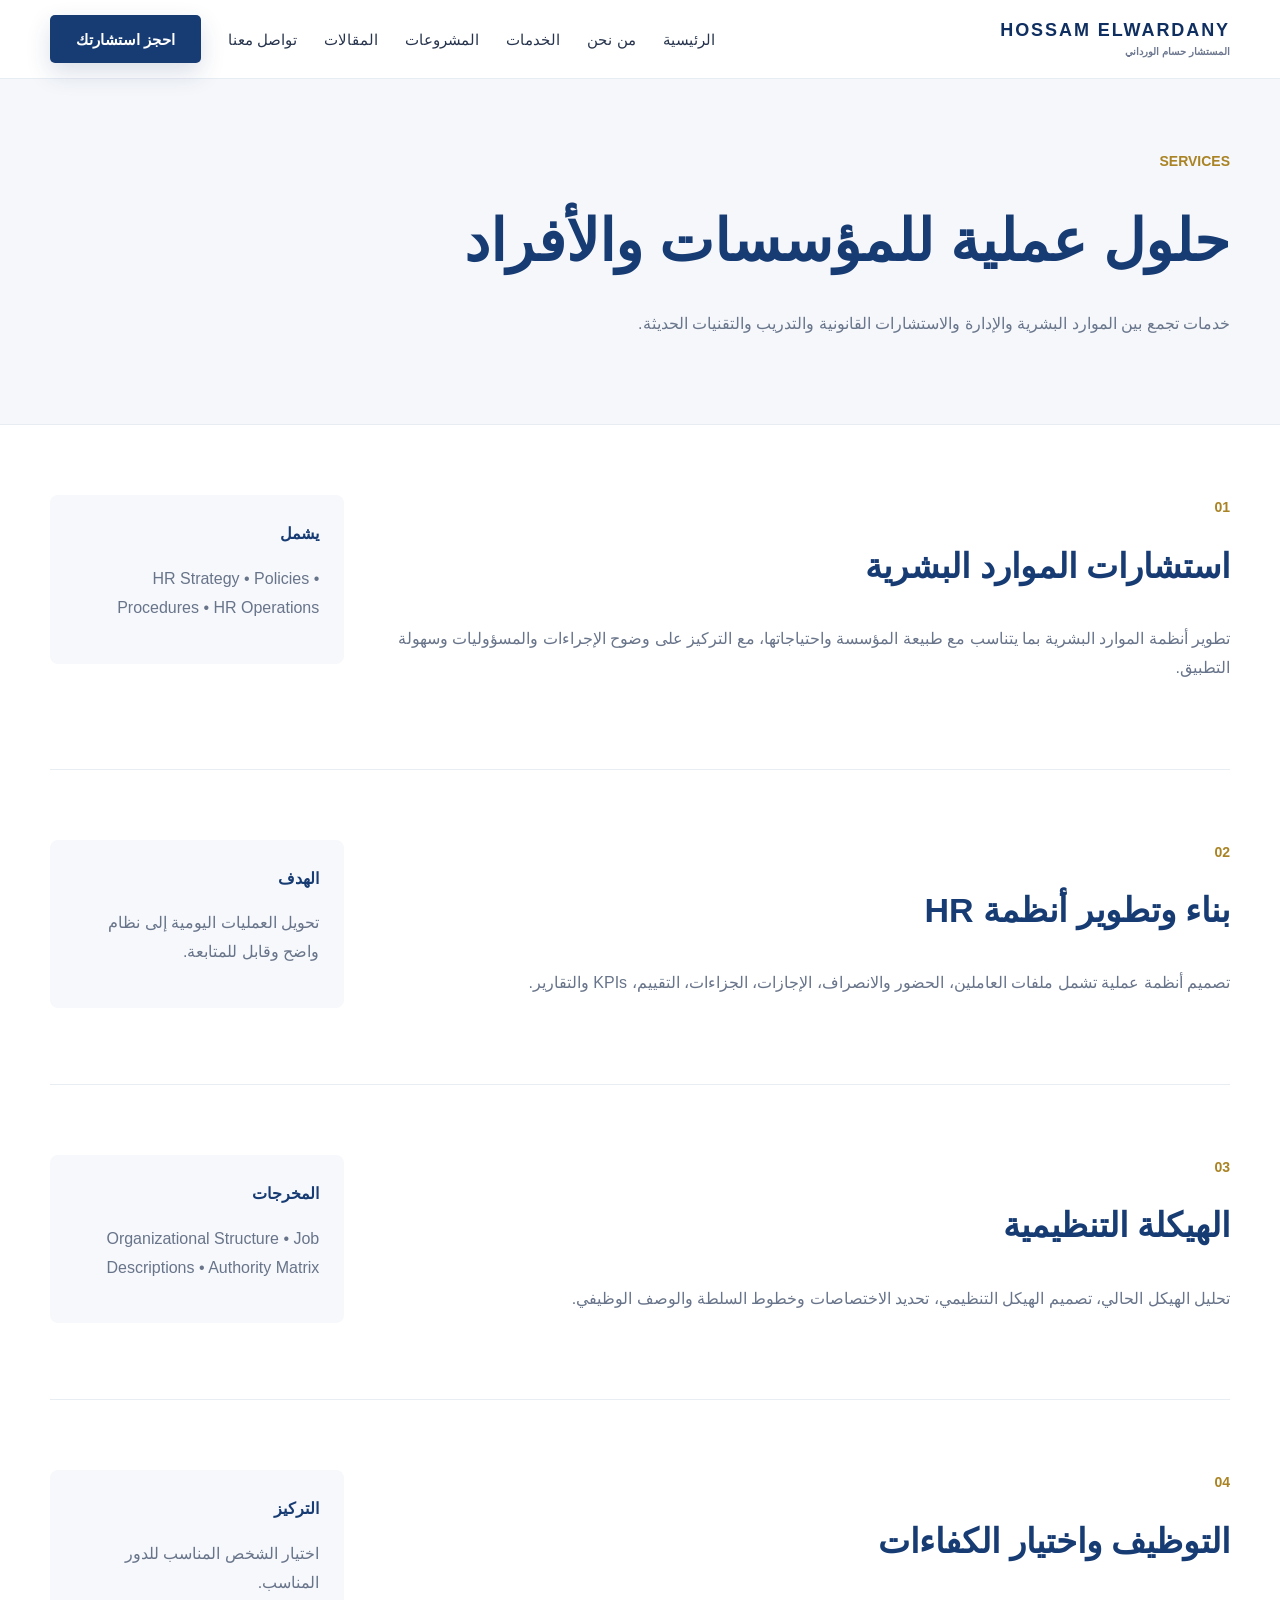
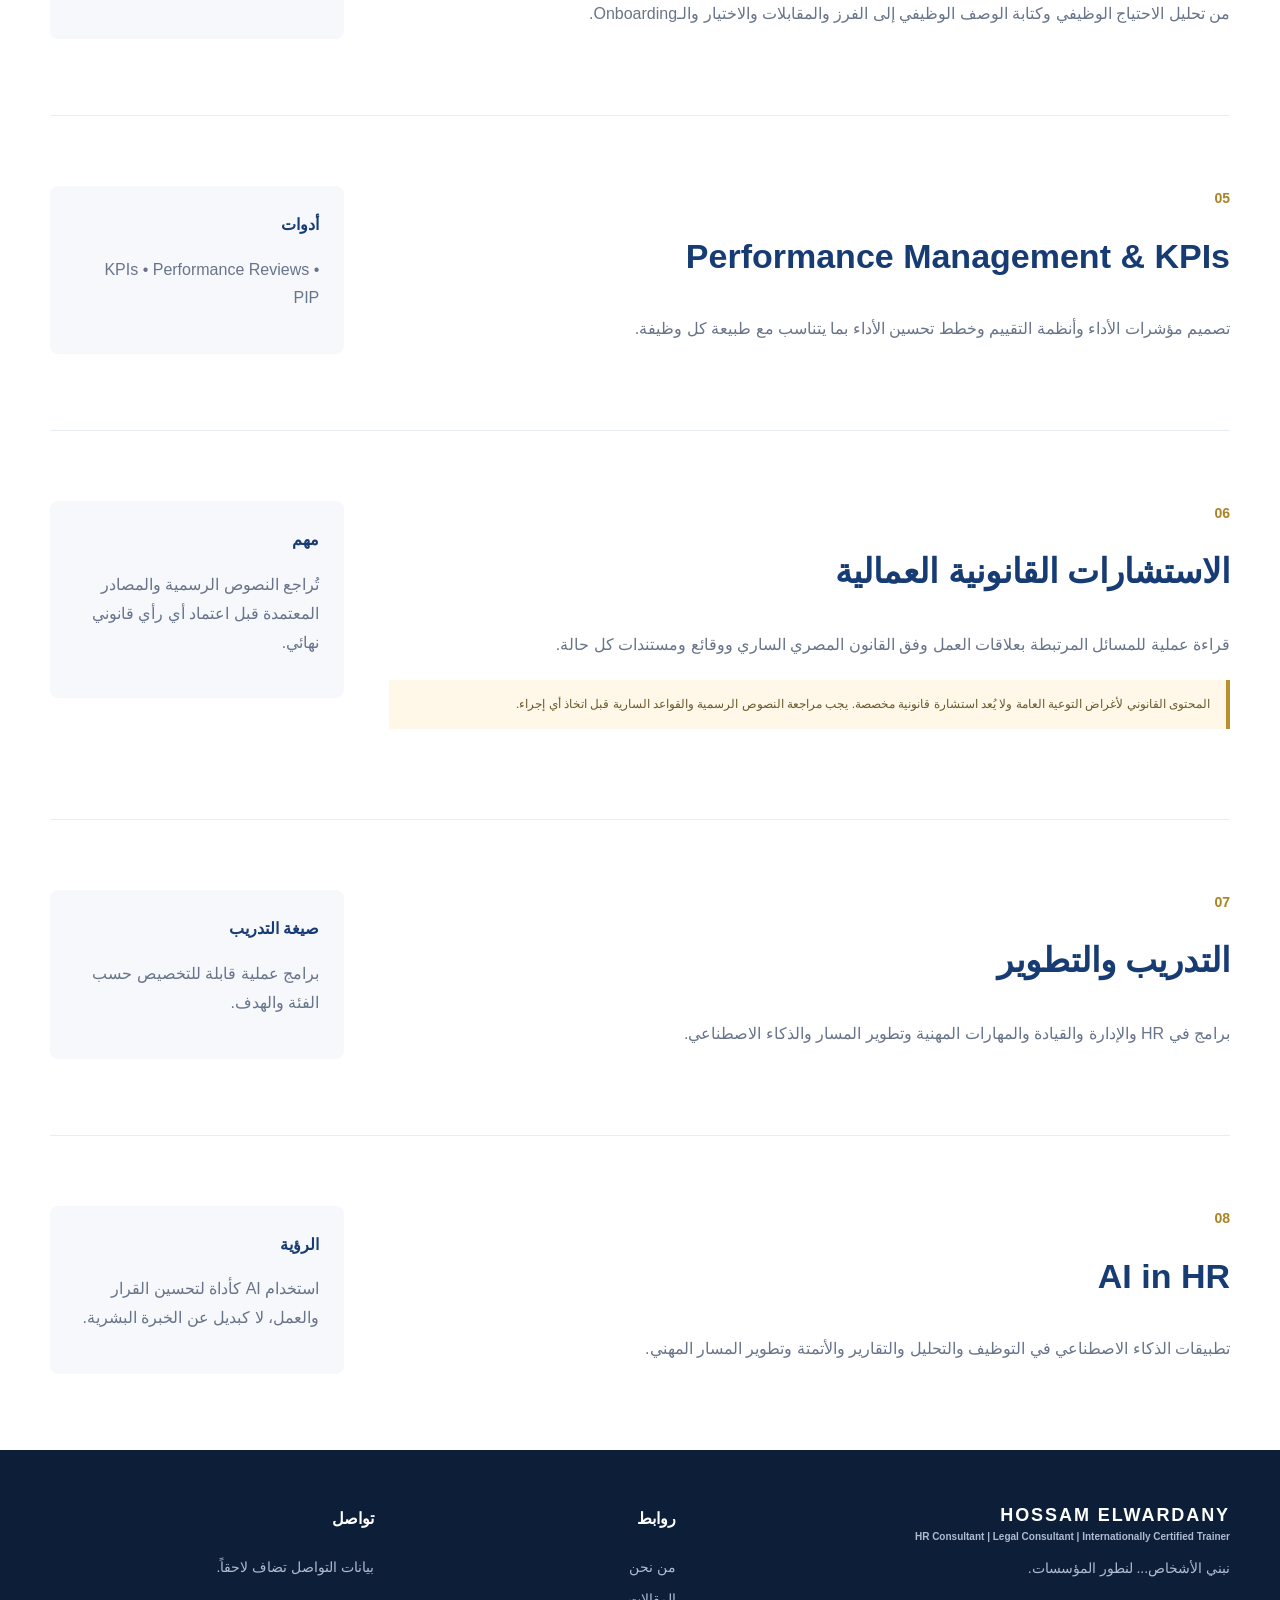
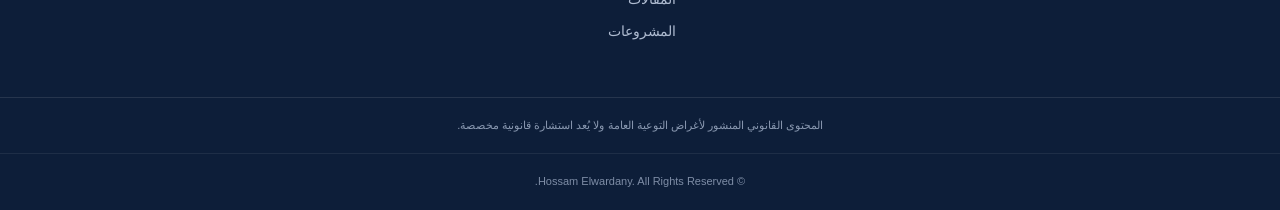
<file: services.html>
<!doctype html><html lang="ar" dir="rtl"><head><meta charset="utf-8"><meta name="viewport" content="width=device-width,initial-scale=1"><meta name="description" content="خدمات حسام الورداني في الموارد البشرية والقانون والتدريب والذكاء الاصطناعي."><title>الخدمات | حسام الورداني</title><link rel="stylesheet" href="assets/style.css"></head><body><header class="site-header"><div class="container nav-wrap"><a class="brand" href="index.html"><span>HOSSAM ELWARDANY</span><small>المستشار حسام الورداني</small></a><button class="menu-toggle">☰</button><nav class="nav"><a href="index.html">الرئيسية</a><a href="about.html">من نحن</a><a class="active" href="services.html">الخدمات</a><a href="projects.html">المشروعات</a><a href="articles.html">المقالات</a><a href="contact.html">تواصل معنا</a><a class="btn btn-primary" href="contact.html">احجز استشارتك</a></nav></div></header><main><section class="page-hero"><div class="container"><p class="eyebrow gold">SERVICES</p><h1>حلول عملية للمؤسسات والأفراد</h1><p>خدمات تجمع بين الموارد البشرية والإدارة والاستشارات القانونية والتدريب والتقنيات الحديثة.</p></div></section><section class="container"><div class="service-detail" id="hr"><div><p class="eyebrow gold">01</p><h2>استشارات الموارد البشرية</h2><p>تطوير أنظمة الموارد البشرية بما يتناسب مع طبيعة المؤسسة واحتياجاتها، مع التركيز على وضوح الإجراءات والمسؤوليات وسهولة التطبيق.</p></div><aside class="side-note"><b>يشمل</b><p>HR Strategy • Policies • Procedures • HR Operations</p></aside></div><div class="service-detail" id="systems"><div><p class="eyebrow gold">02</p><h2>بناء وتطوير أنظمة HR</h2><p>تصميم أنظمة عملية تشمل ملفات العاملين، الحضور والانصراف، الإجازات، الجزاءات، التقييم، KPIs والتقارير.</p></div><aside class="side-note"><b>الهدف</b><p>تحويل العمليات اليومية إلى نظام واضح وقابل للمتابعة.</p></aside></div><div class="service-detail" id="structure"><div><p class="eyebrow gold">03</p><h2>الهيكلة التنظيمية</h2><p>تحليل الهيكل الحالي، تصميم الهيكل التنظيمي، تحديد الاختصاصات وخطوط السلطة والوصف الوظيفي.</p></div><aside class="side-note"><b>المخرجات</b><p>Organizational Structure • Job Descriptions • Authority Matrix</p></aside></div><div class="service-detail" id="recruitment"><div><p class="eyebrow gold">04</p><h2>التوظيف واختيار الكفاءات</h2><p>من تحليل الاحتياج الوظيفي وكتابة الوصف الوظيفي إلى الفرز والمقابلات والاختيار والـOnboarding.</p></div><aside class="side-note"><b>التركيز</b><p>اختيار الشخص المناسب للدور المناسب.</p></aside></div><div class="service-detail" id="performance"><div><p class="eyebrow gold">05</p><h2>Performance Management & KPIs</h2><p>تصميم مؤشرات الأداء وأنظمة التقييم وخطط تحسين الأداء بما يتناسب مع طبيعة كل وظيفة.</p></div><aside class="side-note"><b>أدوات</b><p>KPIs • Performance Reviews • PIP</p></aside></div><div class="service-detail" id="legal"><div><p class="eyebrow gold">06</p><h2>الاستشارات القانونية العمالية</h2><p>قراءة عملية للمسائل المرتبطة بعلاقات العمل وفق القانون المصري الساري ووقائع ومستندات كل حالة.</p><div class="notice">المحتوى القانوني لأغراض التوعية العامة ولا يُعد استشارة قانونية مخصصة. يجب مراجعة النصوص الرسمية والقواعد السارية قبل اتخاذ أي إجراء.</div></div><aside class="side-note"><b>مهم</b><p>تُراجع النصوص الرسمية والمصادر المعتمدة قبل اعتماد أي رأي قانوني نهائي.</p></aside></div><div class="service-detail" id="training"><div><p class="eyebrow gold">07</p><h2>التدريب والتطوير</h2><p>برامج في HR والإدارة والقيادة والمهارات المهنية وتطوير المسار والذكاء الاصطناعي.</p></div><aside class="side-note"><b>صيغة التدريب</b><p>برامج عملية قابلة للتخصيص حسب الفئة والهدف.</p></aside></div><div class="service-detail" id="ai"><div><p class="eyebrow gold">08</p><h2>AI in HR</h2><p>تطبيقات الذكاء الاصطناعي في التوظيف والتحليل والتقارير والأتمتة وتطوير المسار المهني.</p></div><aside class="side-note"><b>الرؤية</b><p>استخدام AI كأداة لتحسين القرار والعمل، لا كبديل عن الخبرة البشرية.</p></aside></div></section></main><footer class="footer"><div class="container footer-grid"><div><a class="brand footer-brand" href="index.html"><span>HOSSAM ELWARDANY</span><small>HR Consultant | Legal Consultant | Internationally Certified Trainer</small></a><p>نبني الأشخاص... لنطور المؤسسات.</p></div><div><h4>روابط</h4><a href="about.html">من نحن</a><a href="articles.html">المقالات</a><a href="projects.html">المشروعات</a></div><div><h4>تواصل</h4><p>بيانات التواصل تضاف لاحقاً.</p></div></div><div class="legal-note">المحتوى القانوني المنشور لأغراض التوعية العامة ولا يُعد استشارة قانونية مخصصة.</div><div class="copyright">© Hossam Elwardany. All Rights Reserved.</div></footer><script src="assets/app.js"></script></body></html>
</file>
<file: assets/style.css>
*{box-sizing:border-box}html{scroll-behavior:smooth}body{margin:0;font-family:"Segoe UI",Tahoma,Arial,sans-serif;color:#17243d;background:#fff;line-height:1.8}a{text-decoration:none;color:inherit}button,input,textarea,select{font:inherit}.container{width:min(1180px,calc(100% - 40px));margin:auto}.site-header{position:sticky;top:0;z-index:20;background:rgba(255,255,255,.96);backdrop-filter:blur(12px);border-bottom:1px solid #e8edf4}.nav-wrap{height:78px;display:flex;align-items:center;justify-content:space-between;gap:20px}.brand{display:flex;flex-direction:column;line-height:1.15;letter-spacing:.12em;font-weight:800;color:#102f61}.brand span{font-size:18px}.brand small{font-size:10px;letter-spacing:0;color:#6d7890;margin-top:5px}.nav{display:flex;align-items:center;gap:27px;font-size:15px}.nav a:not(.btn){color:#27344d}.nav a:hover,.nav .active{color:#173b73}.btn{display:inline-flex;align-items:center;justify-content:center;min-height:48px;padding:0 25px;border-radius:5px;font-weight:800;transition:.2s ease;cursor:pointer;border:1px solid transparent}.btn-primary{background:#173b73;color:#fff;box-shadow:0 10px 25px rgba(23,59,115,.16)}.btn-primary:hover{background:#102f61;transform:translateY(-1px)}.btn-ghost{border-color:#d8dfeb;color:#173b73;background:#fff}.btn-ghost:hover{border-color:#173b73}.btn-light{background:#fff;color:#173b73}.btn-outline-light{border-color:rgba(255,255,255,.5);color:#fff}.menu-toggle{display:none;background:none;border:0;font-size:25px;color:#173b73}.hero{background:#f5f7fa;padding:88px 0 86px;border-bottom:1px solid #e7ecf3}.hero-grid{display:grid;grid-template-columns:1fr .88fr;gap:78px;align-items:center}.hero-copy{order:2}.profile-frame{order:1;min-height:485px;border:1px solid #dbe3ef;background:#fff;padding:14px;border-radius:7px;box-shadow:0 25px 70px rgba(16,47,97,.08)}.profile-placeholder{height:100%;min-height:455px;border:1px dashed #cfd8e7;display:flex;align-items:center;justify-content:center;flex-direction:column;color:#748199;text-align:center;padding:30px}.avatar,.mini-avatar{display:grid;place-items:center;border-radius:50%;background:#eef2f8;color:#173b73;font-weight:900}.avatar{width:82px;height:82px;font-size:35px;margin-bottom:18px}.profile-placeholder strong{font-size:17px;color:#173b73}.profile-placeholder span{font-size:13px;max-width:300px;margin-top:8px}.eyebrow{font-size:14px;color:#61708b;margin:0 0 15px;font-weight:700}.eyebrow.gold{color:#a98324}.hero h1{font-size:clamp(40px,5.4vw,70px);line-height:1.08;letter-spacing:-.03em;margin:0;color:#173b73}.hero h1 span{color:#14243f}.hero-lead{font-size:17px;color:#68748a;max-width:650px;margin:26px 0}.hero-actions{display:flex;gap:12px;flex-wrap:wrap}.tagline{font-size:17px;font-weight:800;color:#17243d;border-right:4px solid #b8912e;padding-right:15px;margin-top:30px}.trust-strip{background:#173b73;color:#fff}.trust-grid{display:grid;grid-template-columns:repeat(4,1fr)}.trust-grid>div{padding:22px 20px;border-left:1px solid rgba(255,255,255,.15);display:flex;flex-direction:column;gap:2px}.trust-grid>div:last-child{border-left:0}.trust-grid b{font-size:15px}.trust-grid span{font-size:12px;color:#b9c7dd}.section{padding:100px 0}.section-soft{background:#f6f8fb}.section-head{display:flex;align-items:end;justify-content:space-between;gap:30px;margin-bottom:42px}.section-head.center{display:block;text-align:center;max-width:780px;margin:0 auto 50px}.section-head h2,.about-copy h2{font-size:clamp(30px,4vw,48px);line-height:1.15;color:#17243d;margin:0 0 12px}.section-head p{color:#68748a;margin:0;max-width:700px}.expertise{display:grid;grid-template-columns:1.2fr .8fr;gap:25px}.expertise-main{background:#f5f7fa;border:1px solid #e2e8f0;padding:48px;border-radius:8px}.expertise-wheel{display:flex;flex-wrap:wrap;gap:10px;margin-bottom:35px}.expertise-wheel span{border:1px solid #d5deeb;padding:10px 15px;border-radius:999px;color:#173b73;background:#fff;font-size:12px;font-weight:800}.expertise-main h3{font-size:30px;margin:0 0 10px}.expertise-main p{color:#6c7890;margin:0}.expertise-side{display:grid;gap:12px}.expertise-side div{background:#fff;border:1px solid #e3e8ef;border-right:4px solid #173b73;padding:24px;border-radius:6px}.expertise-side b{display:block;color:#173b73;font-size:18px}.expertise-side span{font-size:14px;color:#6b7890}.about-grid{display:grid;grid-template-columns:1.1fr .9fr;gap:70px;align-items:center}.about-copy p:not(.eyebrow){color:#69768c;font-size:17px;max-width:680px}.profile-card{background:#fff;border:1px solid #dfe6ef;padding:30px;border-radius:8px;box-shadow:0 25px 60px rgba(16,47,97,.07)}.profile-card-top{display:flex;align-items:center;gap:15px;padding-bottom:25px;border-bottom:1px solid #e8edf3}.mini-avatar{width:55px;height:55px;font-size:22px}.profile-card-top small{display:block;color:#7b869a;margin-top:3px}.skill-list{display:flex;flex-wrap:wrap;gap:9px;padding-top:25px}.skill-list span{background:#f3f6fa;border:1px solid #e1e7ef;padding:8px 11px;border-radius:999px;font-size:12px;color:#173b73}.text-link{color:#173b73;font-weight:800;white-space:nowrap}.service-grid{display:grid;grid-template-columns:repeat(4,1fr);gap:14px}.service-card{min-height:260px;border:1px solid #e1e7ef;padding:28px;background:#fff;border-radius:7px;display:flex;flex-direction:column;transition:.2s ease}.service-card:hover{transform:translateY(-5px);box-shadow:0 18px 45px rgba(16,47,97,.10);border-color:#cdd8e8}.service-card.featured{grid-column:span 2;min-height:300px;background:#f7f9fc}.service-no{color:#b8912e;font-size:12px;font-weight:900;letter-spacing:.12em}.service-card h3{font-size:21px;margin:28px 0 10px;color:#17243d}.service-card p{color:#6b7890;font-size:14px;margin:0}.learn{margin-top:auto;padding-top:24px;color:#173b73;font-size:13px;font-weight:800}.cta-band{background:#173b73;color:#fff;padding:62px 0}.cta-inner{display:flex;justify-content:space-between;align-items:center;gap:40px}.cta-inner h2{font-size:32px;margin:0 0 8px}.cta-inner p{margin:0;color:#bfcbe0}.cta-inner .eyebrow{color:#d5bd76}.timeline{display:grid;grid-template-columns:repeat(6,1fr);gap:0;background:#173b73;border-radius:8px;overflow:hidden;color:#fff}.timeline>div{padding:30px 20px;border-left:1px solid rgba(255,255,255,.13);min-height:180px}.timeline>div:last-child{border-left:0}.timeline span{color:#d4b76c;font-size:12px;font-weight:900}.timeline b{display:block;font-size:18px;margin:18px 0 6px}.timeline p{color:#b9c6dc;font-size:13px;margin:0}.case-grid{display:grid;grid-template-columns:repeat(2,1fr);gap:18px}.case-card{border:1px solid #e1e7ef;border-radius:8px;padding:34px;background:#fff}.demo{display:inline-block;font-size:10px;letter-spacing:.14em;font-weight:900;color:#a98324;border:1px solid #dfcf9d;padding:4px 8px;border-radius:999px}.case-card h3{font-size:26px;margin:18px 0 25px}.case-row{display:grid;grid-template-columns:100px 1fr;gap:20px;border-top:1px solid #edf0f4;padding:13px 0;font-size:14px}.case-row b{color:#173b73}.case-row span{color:#6b7890}.article-grid{display:grid;grid-template-columns:1.05fr .95fr;gap:18px}.article-card{border:1px solid #e1e7ef;background:#fff;border-radius:8px;overflow:hidden}.article-image{height:240px;background:linear-gradient(135deg,#173b73,#274f8c);display:grid;place-items:center;color:#fff;font-size:30px;font-weight:900;letter-spacing:.08em}.article-body{padding:25px}.category{font-size:11px;font-weight:900;color:#a98324}.article-body h3{font-size:21px;line-height:1.35;margin:10px 0}.article-body p{color:#6b7890;font-size:14px}.article-meta{display:flex;gap:18px;color:#8791a3;font-size:11px;margin:15px 0}.article-body>a{color:#173b73;font-weight:800;font-size:13px}.article-stack{display:grid;gap:12px}.article-stack .article-card .article-body{padding:20px}.article-stack h3{font-size:18px}.quote-section{background:#f6f8fb;padding:70px 0}.quote-box{max-width:800px;text-align:center}.quote-mark{font-size:70px;color:#b8912e;line-height:.6}.quote-box p{font-size:26px;color:#263552;font-weight:700}.quote-box small{color:#7b8699}.final-cta{background:#122a50;color:#fff;padding:90px 0;text-align:center}.final-inner{max-width:760px}.final-inner h2{font-size:clamp(34px,5vw,55px);margin:0 0 10px}.final-inner p:not(.eyebrow){color:#b9c6dc}.final-inner .hero-actions{justify-content:center;margin-top:25px}.footer{background:#0d1e39;color:#d8e0ec;padding:55px 0 0}.footer-grid{display:grid;grid-template-columns:1.4fr .7fr .9fr;gap:50px;padding-bottom:45px}.footer-brand{color:#fff}.footer-brand small{color:#aebbd0;letter-spacing:0}.footer h4{color:#fff;margin-top:0}.footer-grid>div>a:not(.brand){display:block;color:#aebbd0;margin:7px 0;font-size:14px}.footer-grid p{color:#aebbd0;font-size:14px}.legal-note{border-top:1px solid rgba(255,255,255,.1);padding:18px 20px;text-align:center;color:#8998b0;font-size:11px}.copyright{text-align:center;padding:18px;border-top:1px solid rgba(255,255,255,.07);color:#7e8da6;font-size:11px}.page-hero{background:#f5f7fa;padding:70px 0;border-bottom:1px solid #e7ecf3}.page-hero h1{font-size:clamp(36px,5vw,58px);color:#173b73;margin:0}.page-hero p{max-width:700px;color:#69768c}.content{padding:80px 0}.article-full{max-width:850px;margin:auto}.article-full .article-cover{height:330px;border-radius:8px;background:linear-gradient(135deg,#173b73,#294f89);display:grid;place-items:center;color:#fff;font-size:42px;font-weight:900;margin-bottom:35px}.article-full h2{color:#173b73;margin-top:38px}.article-full p,.article-full li{font-size:17px;color:#5e6b82}.article-full blockquote{border-right:4px solid #b8912e;background:#f6f8fb;padding:20px 25px;margin:30px 0;color:#263552;font-weight:700}.form-card{max-width:850px;margin:auto;background:#fff;border:1px solid #e1e7ef;border-radius:8px;padding:35px;box-shadow:0 20px 55px rgba(16,47,97,.06)}.form-grid{display:grid;grid-template-columns:1fr 1fr;gap:18px}.field{display:flex;flex-direction:column;gap:7px}.field.full{grid-column:1/-1}.field label{font-weight:800;font-size:13px;color:#263552}.field input,.field textarea,.field select{border:1px solid #dce3ed;border-radius:5px;padding:13px 14px;outline:0;background:#fbfcfe}.field textarea{min-height:150px;resize:vertical}.field input:focus,.field textarea:focus,.field select:focus{border-color:#173b73;box-shadow:0 0 0 3px rgba(23,59,115,.08)}.notice{background:#fff8e8;border-right:4px solid #b8912e;padding:14px 16px;color:#6c5a2d;font-size:12px;margin:20px 0}.service-detail{display:grid;grid-template-columns:1fr .35fr;gap:45px;padding:70px 0;border-bottom:1px solid #e8edf3}.service-detail:last-child{border-bottom:0}.service-detail h2{font-size:34px;color:#173b73;margin-top:0}.service-detail p,.service-detail li{color:#68748a}.side-note{background:#f6f8fb;padding:25px;border-radius:8px;height:max-content}.side-note b{color:#173b73}.admin-shell{min-height:100vh;background:#f5f7fa}.admin-nav{background:#102f61;color:#fff;padding:22px}.admin-nav .container{display:flex;align-items:center;justify-content:space-between}.admin-main{padding:45px 0}.admin-grid{display:grid;grid-template-columns:repeat(4,1fr);gap:14px}.stat{background:#fff;border:1px solid #e2e8f0;border-radius:8px;padding:24px}.stat b{font-size:32px;color:#173b73;display:block}.stat span{color:#778399;font-size:13px}.admin-panel{margin-top:20px;background:#fff;border:1px solid #e2e8f0;border-radius:8px;padding:25px}.admin-panel h2{margin-top:0}.table-wrap{overflow:auto}.admin-table{width:100%;border-collapse:collapse;min-width:700px}.admin-table th,.admin-table td{padding:13px;border-bottom:1px solid #edf0f4;text-align:right;font-size:13px}.admin-table th{color:#173b73}.admin-actions{display:flex;gap:8px;flex-wrap:wrap}.small-btn{border:1px solid #d8e0eb;background:#fff;padding:7px 10px;border-radius:4px;cursor:pointer}.small-btn.primary{background:#173b73;color:#fff;border-color:#173b73}.toast{position:fixed;left:25px;bottom:25px;background:#173b73;color:#fff;padding:13px 18px;border-radius:6px;box-shadow:0 10px 30px rgba(0,0,0,.2);display:none;z-index:99}.toast.show{display:block}.reveal{animation:rise .6s ease both}@keyframes rise{from{opacity:0;transform:translateY(14px)}to{opacity:1;transform:none}}@media(max-width:900px){.nav{display:none;position:absolute;top:78px;right:20px;left:20px;background:#fff;border:1px solid #e3e8ef;padding:18px;flex-direction:column;align-items:stretch;box-shadow:0 20px 50px rgba(16,47,97,.12)}.nav.open{display:flex}.menu-toggle{display:block}.hero-grid,.about-grid,.expertise,.article-grid,.service-detail{grid-template-columns:1fr}.hero-copy{order:1}.profile-frame{order:2}.trust-grid{grid-template-columns:1fr 1fr}.service-grid{grid-template-columns:1fr 1fr}.service-card.featured{grid-column:span 1}.timeline{grid-template-columns:1fr 1fr}.footer-grid{grid-template-columns:1fr 1fr}.cta-inner{flex-direction:column;align-items:flex-start}.case-grid{grid-template-columns:1fr}}@media(max-width:600px){.container{width:min(100% - 28px,1180px)}.nav-wrap{height:70px}.brand span{font-size:15px}.brand small{font-size:9px}.hero{padding:48px 0 55px}.profile-frame{min-height:360px}.profile-placeholder{min-height:330px}.hero h1{font-size:39px}.hero-lead{font-size:15px}.hero-actions .btn{width:100%}.trust-grid{grid-template-columns:1fr}.trust-grid>div{border-left:0;border-bottom:1px solid rgba(255,255,255,.12)}.section{padding:70px 0}.section-head{display:block}.section-head .text-link{display:inline-block;margin-top:18px}.service-grid{grid-template-columns:1fr}.timeline{grid-template-columns:1fr}.timeline>div{min-height:0;border-left:0;border-bottom:1px solid rgba(255,255,255,.13)}.case-grid{grid-template-columns:1fr}.article-stack{display:block}.article-stack .article-card{margin-top:12px}.footer-grid{grid-template-columns:1fr}.form-grid{grid-template-columns:1fr}.field.full{grid-column:auto}.page-hero{padding:50px 0}.page-hero h1{font-size:40px}.article-full .article-cover{height:220px;font-size:30px}.cta-inner h2{font-size:26px}}@media(prefers-reduced-motion:reduce){html{scroll-behavior:auto}.reveal{animation:none}.service-card{transition:none}}

.contact-whatsapp{margin-top:24px;display:flex;justify-content:center}
</file>
